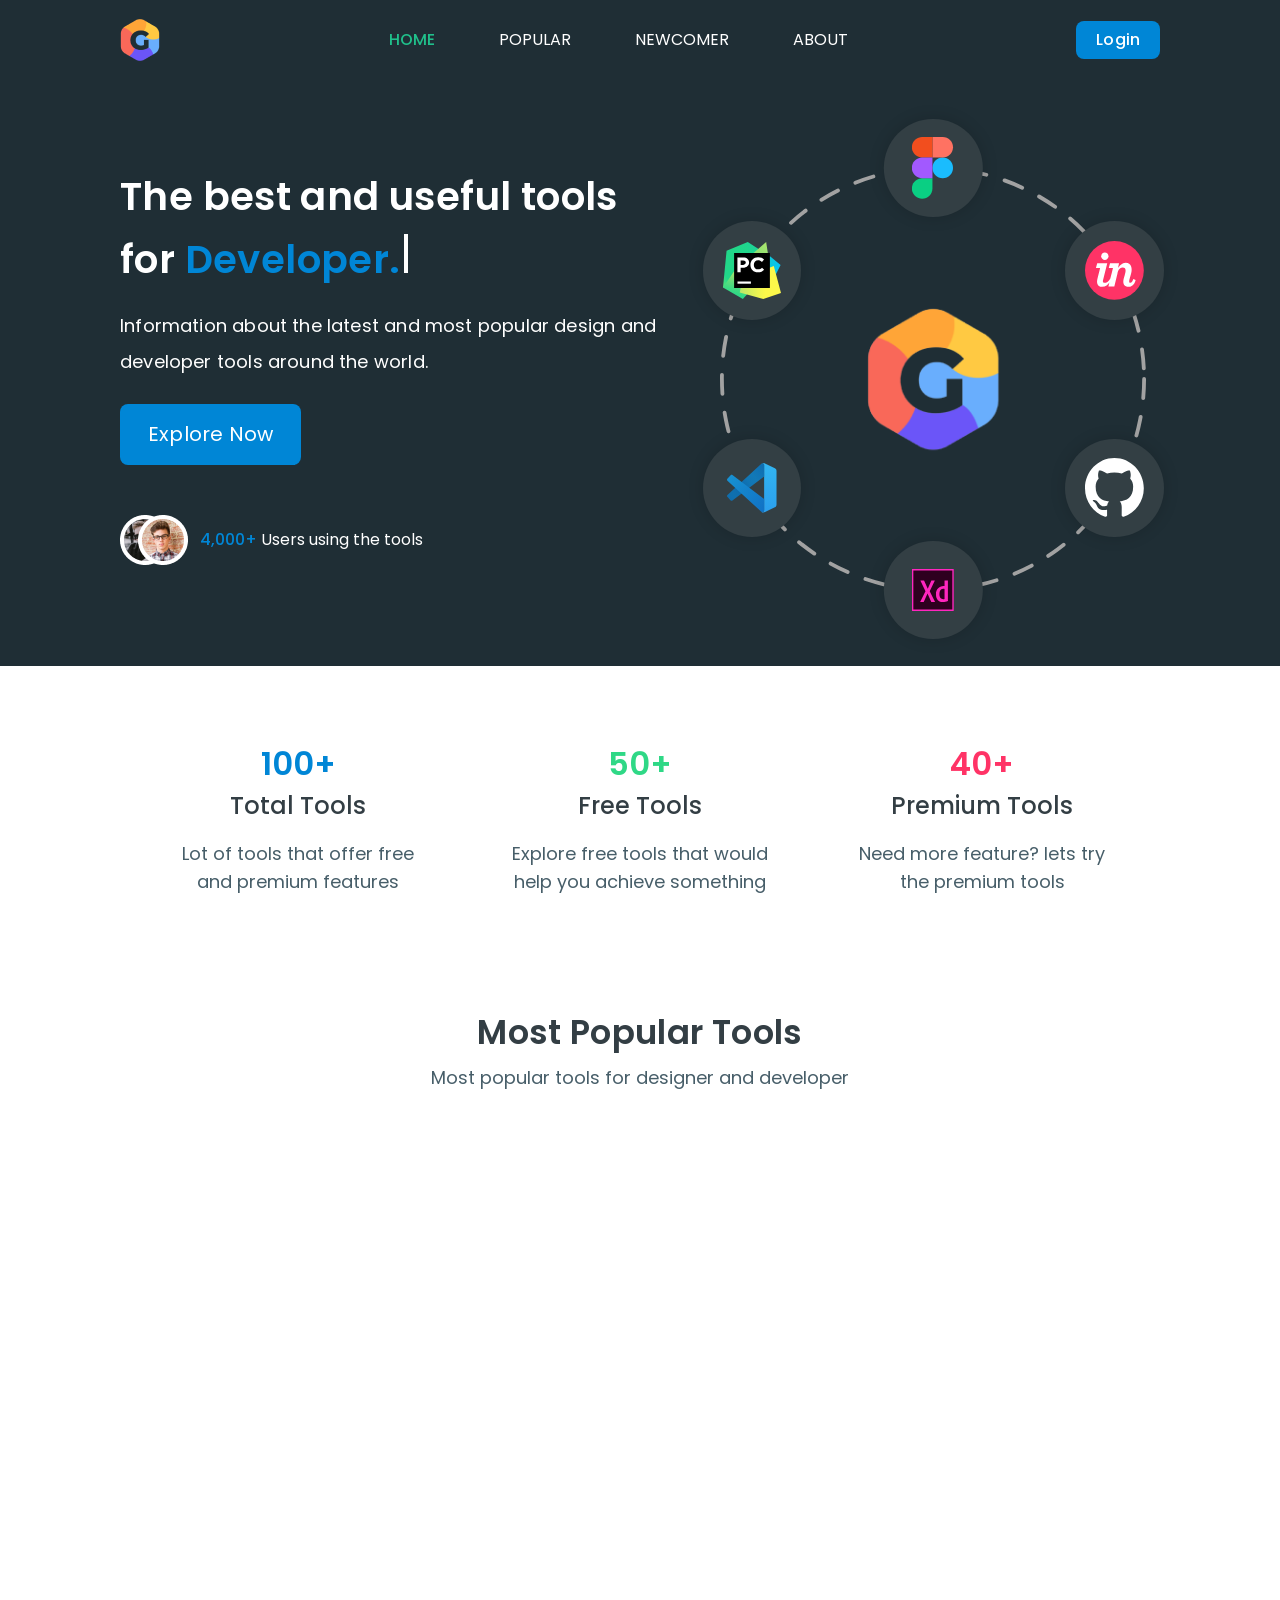
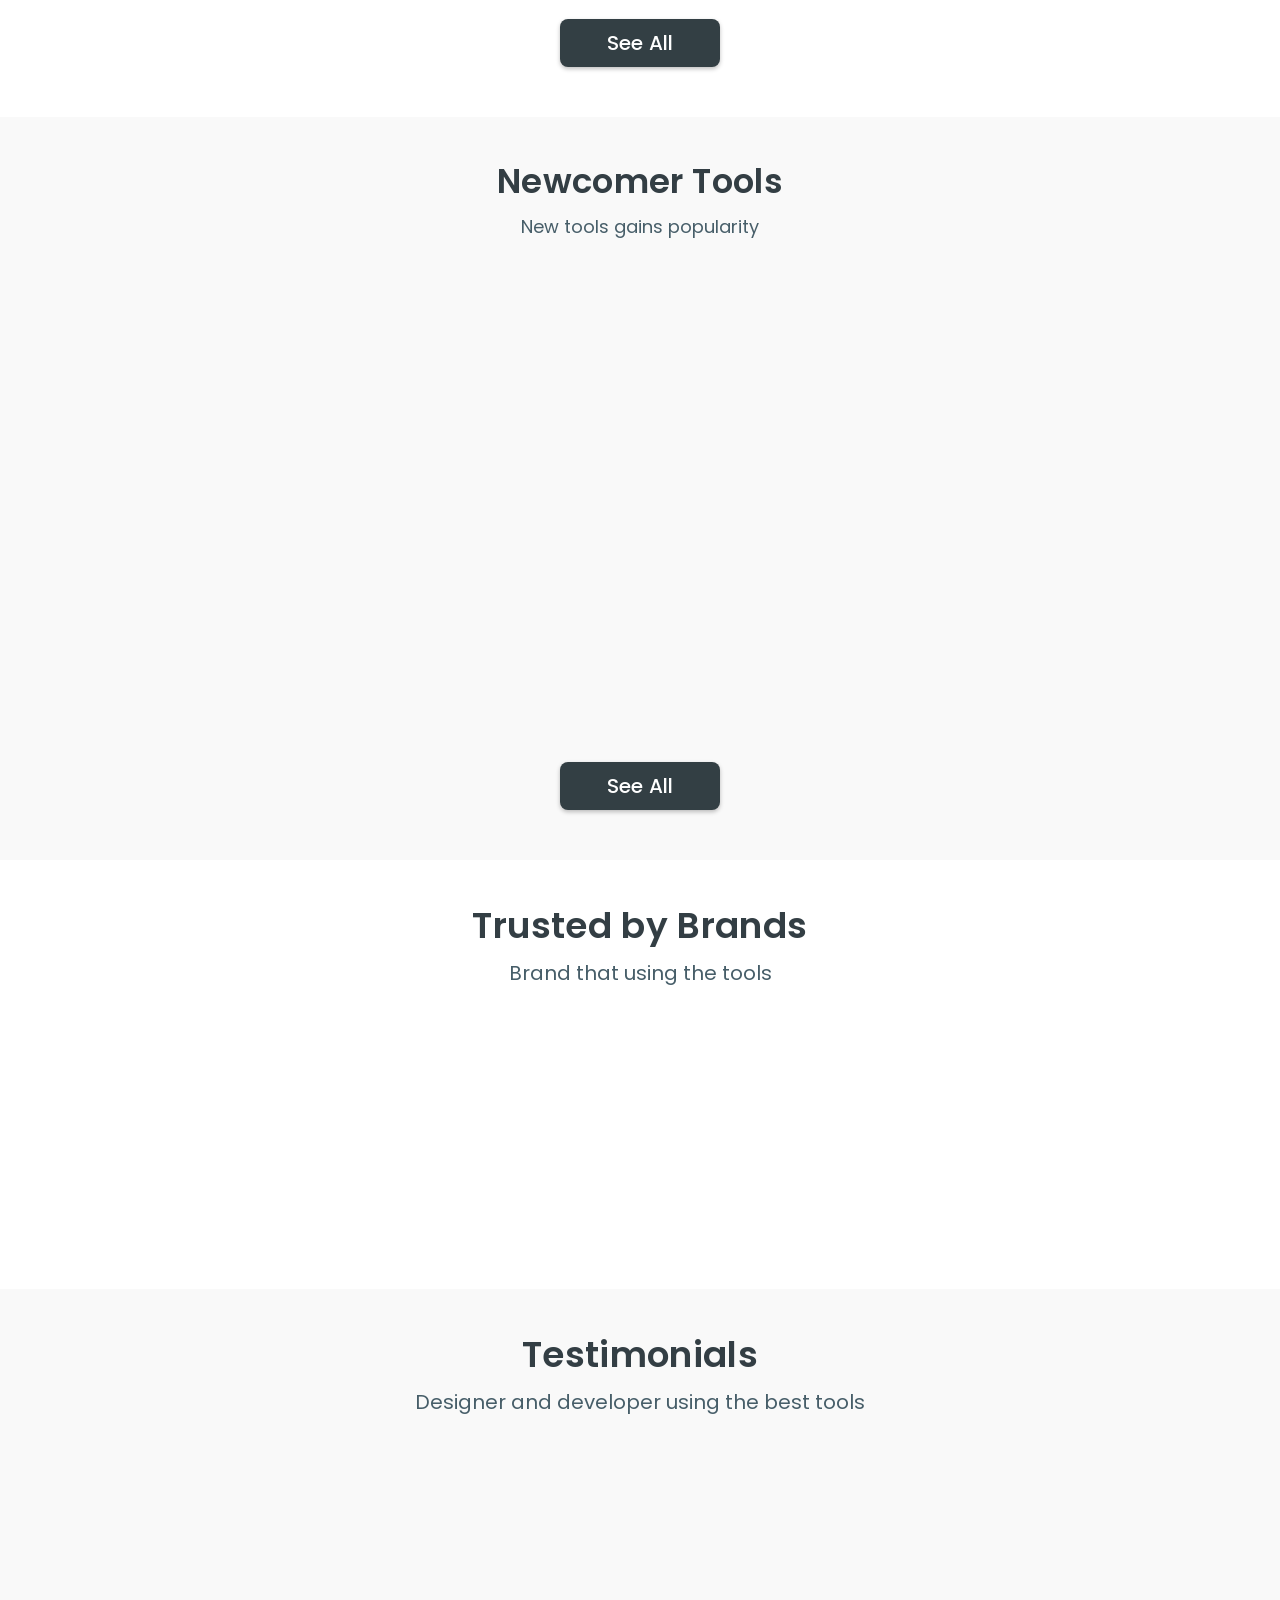
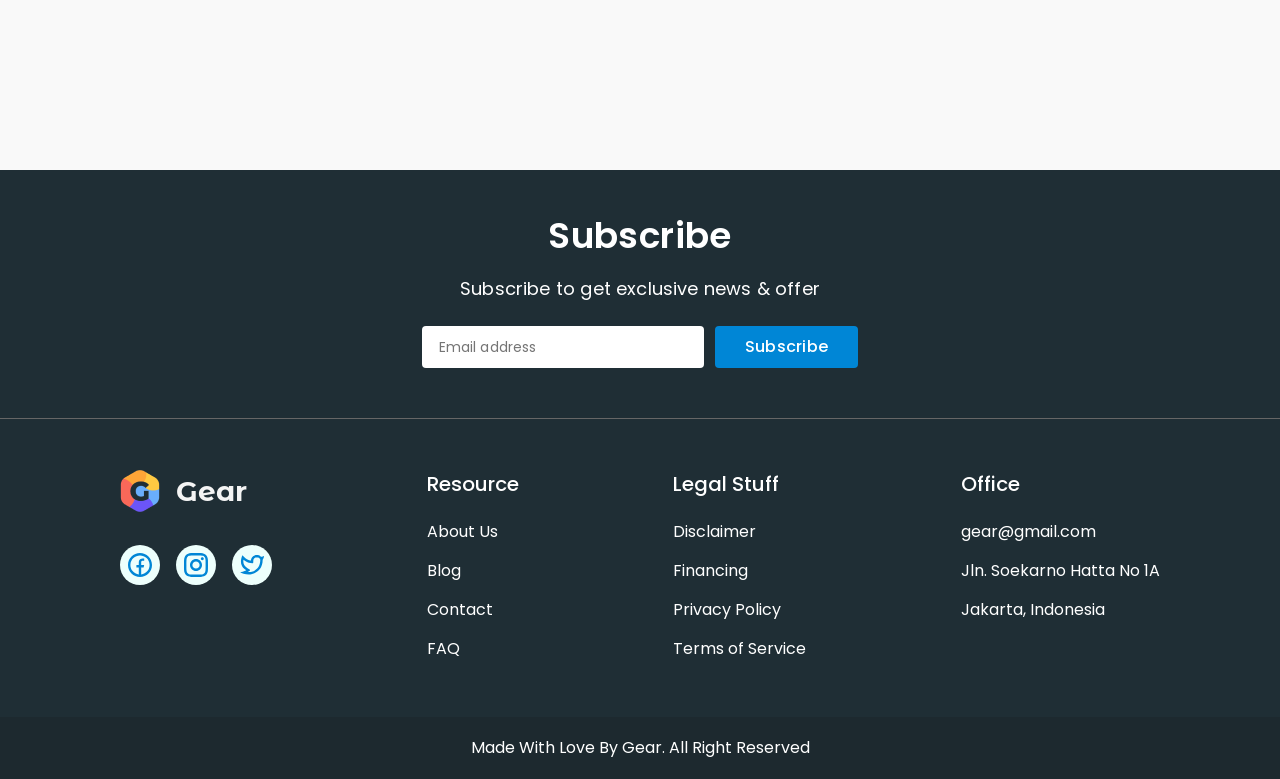
<file: index.html>
<!DOCTYPE html>
<html lang="en">
  <head>
    <meta charset="UTF-8" />
    <meta name="viewport" content="width=device-width, initial-scale=1.0" />

    <!-- Short description -->
    <meta
      name="description"
      content="Catalog of popular and new tools for designers and developers: reviews, links, selections." />

    <!-- Page address -->
    <link
      rel="canonical"
      href="https://aleksandr-reznichenko.github.io/gear-tools/index.html" />

    <!-- Modern-normalize -->
    <link
      rel="stylesheet"
      href="https://cdnjs.cloudflare.com/ajax/libs/modern-normalize/3.0.1/modern-normalize.min.css"
      integrity="sha512-q6WgHqiHlKyOqslT/lgBgodhd03Wp4BEqKeW6nNtlOY4quzyG3VoQKFrieaCeSnuVseNKRGpGeDU3qPmabCANg=="
      crossorigin="anonymous"
      referrerpolicy="no-referrer" />

    <!-- Fonts -->
    <link rel="preconnect" href="https://fonts.googleapis.com" />
    <link rel="preconnect" href="https://fonts.gstatic.com" crossorigin />
    <link
      href="https://fonts.googleapis.com/css2?family=Montserrat+Alternates:wght@700&family=Poppins:wght@400;500;600&family=Roboto:wght@400&display=swap"
      rel="stylesheet" />

    <!-- Favicon -->
    <link
      rel="icon"
      type="image/png"
      sizes="32x32"
      href="./images/favicon/favicon-32.png" />
    <link
      rel="icon"
      type="image/png"
      sizes="16x16"
      href="./images/favicon/favicon-16.png" />

    <title>BWA - Gear (Community)</title>

    <!-- Custom Style -->
    <link rel="stylesheet" href="./css/main.css" />

    <!-- AOS animate -->
    <link
      href="https://unpkg.com/aos@2.3.1/dist/aos.css"
      rel="stylesheet"
      media="(min-width: 1200px)" />
  </head>

  <body>
    <!-- HEADER -->
    <header class="header">
      <div class="container header__container">
        <!-- logotype -->
        <a class="header__logo link" href="./">
          <img
            src="./images/logo.png"
            srcset="./images/logo@2x.png 2x"
            alt="Gear Tools logo"
            width="40" />
        </a>

        <!-- navigation -->
        <nav class="header__nav" aria-label="Main navigation">
          <ul class="header__list list">
            <li class="header__item">
              <a class="header__link link" href="./index.html">Home</a>
            </li>
            <li class="header__item">
              <a class="header__link link" href="./popular-tools.html">
                Popular
              </a>
            </li>
            <li class="header__item">
              <a class="header__link link" href="./newcomer-tools.html">
                Newcomer
              </a>
            </li>
            <li class="header__item">
              <a class="header__link link" href="./about.html">About</a>
            </li>
          </ul>
        </nav>

        <!-- login -->
        <a class="login-link header__login link" href="#">Login</a>

        <!-- burger menu -->
        <button
          class="header__burger js-open-menu"
          type="button"
          aria-label="Open main navigation"
          aria-controls="mobile-menu"
          aria-expanded="false">
          <svg
            class="header__burger-icon"
            width="25"
            height="21"
            aria-hidden="true">
            <use href="./images/sprite.svg#icon-burger"></use>
          </svg>
        </button>
      </div>
    </header>

    <!-- MAIN CONTENT -->
    <main>
      <!-- Hero section -->
      <section class="hero">
        <div
          class="container hero__container"
          data-aos="fade-zoom-in"
          data-aos-duration="2000">
          <!-- brands -->
          <div class="hero__brands">
            <!-- circle of brands -->
            <div class="hero__circle-brands">
              <!-- decorative circle -->
              <img
                class="hero__circle-icon"
                src="./images/hero/circle.svg"
                width="315"
                alt=""
                aria-hidden="true" />

              <!-- Gear icon -->
              <img
                class="hero__gear"
                src="./images/hero/gear.png"
                srcset="./images/hero/gear@2x.png 2x"
                width="100"
                alt="Gear decorative icon" />

              <!-- Figma icon -->
              <div class="gray-circle hero__figma">
                <img
                  class="hero__figma-icon"
                  src="./images/hero/figma.svg"
                  alt="Figma icon" />
              </div>

              <!-- InVision icon -->
              <div class="gray-circle hero__invision">
                <img
                  class="hero__invision-icon"
                  src="./images/hero/invision.svg"
                  alt="InVision icon" />
              </div>

              <!-- Github icon -->
              <div class="gray-circle hero__github">
                <img
                  class="hero__github-icon"
                  src="./images/hero/github.svg"
                  alt="Github icon" />
              </div>

              <!-- Adobe XD icon -->
              <div class="gray-circle hero__adobe">
                <img
                  class="hero__adobe-icon"
                  src="./images/hero/adobe-xd.svg"
                  alt="Adobe XD icon" />
              </div>

              <!-- VS Code icon -->
              <div class="gray-circle hero__vscode">
                <img
                  class="hero__vscode-icon"
                  src="./images/hero/vs-code.svg"
                  alt="VS Code icon" />
              </div>

              <!-- PyCharm icon -->
              <div class="gray-circle hero__pycharm">
                <img
                  class="hero__pycharm-icon"
                  src="./images/hero/pycharm.svg"
                  alt="PyCharm icon" />
              </div>
            </div>
          </div>

          <!-- content -->
          <div class="hero__content">
            <h1 class="hero__title">
              The best and useful tools for
              <span class="hero__typed" aria-live="polite"></span>
              <span class="hero__cursor" aria-hidden="true"></span>
            </h1>

            <p class="hero__description">
              Information about the latest and most popular design and developer
              tools around the world.
            </p>

            <a class="hero-link hero__link link" href="#popular">Explore now</a>

            <div class="hero__stats">
              <!-- list avatars -->
              <ul class="hero__list-avatars list">
                <li class="hero__avatar">
                  <img
                    src="./images/hero/user1.png"
                    srcset="./images/hero/user1@2x.png 2x"
                    width="50"
                    alt="User avatar - Oliver" />
                </li>
                <li class="hero__avatar">
                  <img
                    src="./images/hero/user2.png"
                    srcset="./images/hero/user2@2x.png 2x"
                    width="50"
                    alt="User avatar - Jacob" />
                </li>
              </ul>

              <p class="hero__usage">
                <span class="hero__usage-number">4,000+</span> Users using the
                tools
              </p>
            </div>
          </div>
        </div>
      </section>

      <!-- Tools stats section -->
      <section class="section tools-stats">
        <div class="container tools-stats__container">
          <h2 class="title visually-hidden">Tools & Features Overview</h2>

          <ul class="tools-stats__list list">
            <li
              class="tools-stats__item"
              data-aos="fade-up"
              data-aos-duration="1000"
              data-aos-delay="100">
              <span class="tools-stats__number">100+</span>
              <h3 class="subtitle tools-stats__subtitle">Total Tools</h3>
              <p class="tools-stats__description">
                Lot of tools that offer free and premium features
              </p>
            </li>
            <li
              class="tools-stats__item"
              data-aos="fade-up"
              data-aos-duration="1000"
              data-aos-delay="300">
              <span class="tools-stats__number">50+</span>
              <h3 class="subtitle tools-stats__subtitle">Free Tools</h3>
              <p class="tools-stats__description">
                Explore free tools that would help you achieve something
              </p>
            </li>
            <li
              class="tools-stats__item"
              data-aos="fade-up"
              data-aos-duration="1000"
              data-aos-delay="500">
              <span class="tools-stats__number">40+</span>
              <h3 class="subtitle tools-stats__subtitle">Premium Tools</h3>
              <p class="tools-stats__description">
                Need more feature? lets try the premium tools
              </p>
            </li>
          </ul>
        </div>
      </section>

      <!-- Popular Tools section -->
      <section class="section popular" id="popular">
        <div class="container popular__container">
          <h2 class="title popular__title">Most Popular Tools</h2>

          <p class="popular__description">
            Most popular tools for designer and developer
          </p>

          <!-- list of popular tools cards  -->
          <ul class="popular__cards list">
            <!-- Figma -->
            <li
              class="popular__card"
              data-aos="zoom-in-right"
              data-aos-duration="2000">
              <a
                class="popular__card-link link"
                href="https://www.figma.com/"
                target="_blank"
                rel="noopener noreferrer">
                <!-- brand icon -->
                <div class="popular__card-icon">
                  <img
                    class="popular__icon"
                    src="./images/popular-tools/figma.svg"
                    width="67"
                    alt="Figma icon"
                    loading="lazy" />
                </div>

                <!-- card info -->
                <div class="popular__info">
                  <div class="popular__info-wrapper">
                    <div class="popular__head">
                      <h3 class="subtitle">Figma</h3>
                      <span class="plan plan--free">Free</span>
                    </div>

                    <p class="popular__text">
                      Figma helps the teams to create, test, and ship better
                      designs from start to finish.
                    </p>
                  </div>

                  <!-- list tags -->
                  <ul class="popular__tags list">
                    <li class="tag">Design</li>
                    <li class="tag">Development</li>
                  </ul>
                </div>
              </a>
            </li>

            <!-- Adobe XD -->
            <li
              class="popular__card"
              data-aos="zoom-in-up"
              data-aos-duration="2000">
              <a
                class="popular__card-link link"
                href="https://www.adobe.com/products/xd.html"
                target="_blank"
                rel="noopener noreferrer">
                <!-- brand icon -->
                <div class="popular__card-icon">
                  <img
                    class="popular__icon"
                    src="./images/popular-tools/adobe-xd.svg"
                    width="100"
                    alt="Adobe XD icon"
                    loading="lazy" />
                </div>

                <!-- card info -->
                <div class="popular__info">
                  <div class="popular__info-wrapper">
                    <div class="popular__head">
                      <h3 class="subtitle">Adobe XD</h3>
                      <span class="plan plan--free">Free</span>
                    </div>

                    <p class="popular__text">
                      Adobe XD is your UI/UX design solution platform for
                      website and mobile app creation.
                    </p>
                  </div>

                  <!-- list tags -->
                  <ul class="popular__tags list">
                    <li class="tag">Design</li>
                    <li class="tag">Development</li>
                  </ul>
                </div>
              </a>
            </li>

            <!-- InVision -->
            <li
              class="popular__card"
              data-aos="zoom-in-left"
              data-aos-duration="2000">
              <a
                class="popular__card-link link"
                href="https://www.invisionapp.com/"
                target="_blank"
                rel="noopener noreferrer">
                <!-- brand icon -->
                <div class="popular__card-icon">
                  <img
                    class="popular__icon"
                    src="./images/popular-tools/invision.svg"
                    width="100"
                    alt="InVision icon"
                    loading="lazy" />
                </div>

                <!-- card info -->
                <div class="popular__info">
                  <div class="popular__info-wrapper">
                    <div class="popular__head">
                      <h3 class="subtitle">InVision</h3>
                      <span class="plan plan--premium">Premium</span>
                    </div>

                    <p class="popular__text">
                      InVision is the digital product design platform used to
                      make the world's best customer experiences.
                    </p>
                  </div>

                  <!-- list tags -->
                  <ul class="popular__tags list">
                    <li class="tag">Design</li>
                    <li class="tag">Development</li>
                  </ul>
                </div>
              </a>
            </li>

            <!-- Github -->
            <li class="popular__card popular__card--extra">
              <a
                class="popular__card-link link"
                href="https://github.com/"
                target="_blank"
                rel="noopener noreferrer">
                <!-- brand icon -->
                <div class="popular__card-icon">
                  <img
                    class="popular__icon"
                    src="./images/popular-tools/github.png"
                    srcset="./images/popular-tools/github@2x.png 2x"
                    width="100"
                    alt="Github icon"
                    loading="lazy" />
                </div>

                <!-- card info -->
                <div class="popular__info">
                  <div class="popular__info-wrapper">
                    <div class="popular__head">
                      <h3 class="subtitle">Github</h3>
                      <span class="plan plan--free">Free</span>
                    </div>

                    <p class="popular__text">
                      What is GitHub? GitHub is a code hosting platform for
                      version control and collaboration.
                    </p>
                  </div>

                  <!-- list tags -->
                  <ul class="popular__tags list">
                    <li class="tag">Design</li>
                    <li class="tag">Development</li>
                  </ul>
                </div>
              </a>
            </li>
          </ul>

          <!-- link to the page -->
          <div class="popular__page-wrapper">
            <a
              class="page-link popular__page-link link"
              href="./popular-tools.html">
              See All
            </a>
          </div>
        </div>
      </section>

      <!-- Newcomer Tools section -->
      <section class="section newcomer">
        <div class="container newcomer__container">
          <h2 class="title newcomer__title">Newcomer Tools</h2>

          <p class="newcomer__description">New tools gains popularity</p>

          <!-- list of newcomer tools cards  -->
          <ul class="newcomer__cards list">
            <!-- Framer -->
            <li
              class="newcomer__card"
              data-aos="zoom-out-right"
              data-aos-duration="2000">
              <a
                class="newcomer__card-link link"
                href="https://www.framer.com/"
                target="_blank"
                rel="noopener noreferrer">
                <!-- brand icon -->
                <div class="newcomer__card-icon">
                  <img
                    class="newcomer__icon"
                    src="./images/newcomer-tools/framer.png"
                    srcset="./images/newcomer-tools/framer@2x.png 2x"
                    width="66"
                    alt="Framer icon"
                    loading="lazy" />
                </div>

                <!-- card info -->
                <div class="newcomer__info">
                  <div class="newcomer__info-wrapper">
                    <div class="newcomer__head">
                      <h3 class="subtitle">Framer</h3>
                      <span class="plan plan--free">Free</span>
                    </div>

                    <p class="newcomer__text">
                      It's prototyping made simple—no code required,
                      browser-based.
                    </p>
                  </div>

                  <!-- list tags -->
                  <ul class="newcomer__tags list">
                    <li class="tag">Design</li>
                    <li class="tag">Development</li>
                  </ul>
                </div>
              </a>
            </li>

            <!-- Whimsical -->
            <li
              class="newcomer__card"
              data-aos="zoom-out-left"
              data-aos-duration="2000">
              <a
                class="newcomer__card-link link"
                href="https://whimsical.com/"
                target="_blank"
                rel="noopener noreferrer">
                <!-- brand icon -->
                <div class="newcomer__card-icon">
                  <img
                    class="newcomer__icon"
                    src="./images/newcomer-tools/whimsical.png"
                    srcset="./images/newcomer-tools/whimsical@2x.png 2x"
                    width="100"
                    alt="Whimsical icon"
                    loading="lazy" />
                </div>

                <!-- card info -->
                <div class="newcomer__info">
                  <div class="newcomer__info-wrapper">
                    <div class="newcomer__head">
                      <h3 class="subtitle">Whimsical</h3>
                      <span class="plan plan--free">Free</span>
                    </div>

                    <p class="newcomer__text">
                      Communicate visually at the speed of thought collaborative
                      flowcharts.
                    </p>
                  </div>

                  <!-- list tags -->
                  <ul class="newcomer__tags list">
                    <li class="tag">Design</li>
                    <li class="tag">Development</li>
                  </ul>
                </div>
              </a>
            </li>

            <!-- MindMaster -->
            <li
              class="newcomer__card"
              data-aos="zoom-out-right"
              data-aos-duration="2000">
              <a
                class="newcomer__card-link link"
                href="https://www.edrawmind.com/"
                target="_blank"
                rel="noopener noreferrer">
                <!-- brand icon -->
                <div class="newcomer__card-icon">
                  <img
                    class="newcomer__icon"
                    src="./images/newcomer-tools/mindmaster.png"
                    srcset="./images/newcomer-tools/mindmaster@2x.png 2x"
                    width="100"
                    alt="MindMaster icon"
                    loading="lazy" />
                </div>

                <!-- card info -->
                <div class="newcomer__info">
                  <div class="newcomer__info-wrapper">
                    <div class="newcomer__head">
                      <h3 class="subtitle">MindMaster</h3>
                      <span class="plan plan--trial">FREE 30 DAY</span>
                    </div>

                    <p class="newcomer__text">
                      Full-featured collaborative mind mapping and brainstorming
                      tool.
                    </p>
                  </div>

                  <!-- list tags -->
                  <ul class="newcomer__tags list">
                    <li class="tag">Design</li>
                    <li class="tag">Development</li>
                  </ul>
                </div>
              </a>
            </li>

            <!-- Zapier -->
            <li
              class="newcomer__card"
              data-aos="zoom-out-left"
              data-aos-duration="2000">
              <a
                class="newcomer__card-link link"
                href="https://zapier.com/"
                target="_blank"
                rel="noopener noreferrer">
                <!-- brand icon -->
                <div class="newcomer__card-icon">
                  <img
                    class="newcomer__icon"
                    src="./images/newcomer-tools/zapier.png"
                    srcset="./images/newcomer-tools/zapier@2x.png 2x"
                    width="104"
                    alt="Zapier icon"
                    loading="lazy" />
                </div>

                <!-- card info -->
                <div class="newcomer__info">
                  <div class="newcomer__info-wrapper">
                    <div class="newcomer__head">
                      <h3 class="subtitle">Zapier</h3>
                      <span class="plan plan--premium">PREMIUM</span>
                    </div>

                    <p class="newcomer__text">
                      Zapier moves info between your web apps automatically.
                    </p>
                  </div>

                  <!-- list tags -->
                  <ul class="newcomer__tags list">
                    <li class="tag">Design</li>
                    <li class="tag">Development</li>
                  </ul>
                </div>
              </a>
            </li>
          </ul>

          <!-- link to the page -->
          <div class="newcomer__page-wrapper">
            <a
              class="page-link newcomer__page-link link"
              href="./newcomer-tools.html">
              See All
            </a>
          </div>
        </div>
      </section>

      <!-- Trusted by Brands section -->
      <section class="section trusted">
        <div class="container trusted__container">
          <h2 class="title trusted__title">Trusted by Brands</h2>

          <p class="trusted__description">Brand that using the tools</p>

          <!-- list of trusted brands -->
          <ul class="trusted__list list">
            <!-- google -->
            <li
              class="trusted__item"
              data-aos="zoom-in"
              data-aos-duration="1000"
              data-aos-delay="100">
              <img
                class="trusted__icon"
                src="./images/trusted-brands/google.svg"
                width="110"
                alt="Google icon"
                loading="lazy" />

              <p class="trusted__text">
                Search the world's information, including webpages, images,
                videos and more. Google has many special features to help you
                find exactly what you're looking
              </p>
            </li>

            <!-- netflix -->
            <li
              class="trusted__item"
              data-aos="zoom-in"
              data-aos-duration="1000"
              data-aos-delay="300">
              <img
                class="trusted__icon"
                src="./images/trusted-brands/netflix.svg"
                width="116"
                alt="Netflix icon"
                loading="lazy" />

              <p class="trusted__text">
                Streaming service that offers a wide variety of award-winning TV
                shows, movies, anime, documentaries, and more on thousands of
                internet-connected devices
              </p>
            </li>

            <!-- airbnb -->
            <li
              class="trusted__item trusted__item--extra"
              data-aos="zoom-in"
              data-aos-duration="1000"
              data-aos-delay="500">
              <img
                class="trusted__icon"
                src="./images/trusted-brands/airbnb.svg"
                width="121"
                alt="Airbnb icon"
                loading="lazy" />

              <p class="trusted__text">
                American vacation rental online marketplace company based in San
                Francisco, California. Airbnb maintains and hosts a marketplace
              </p>
            </li>
          </ul>
        </div>
      </section>

      <!-- Testimonials section -->
      <section class="section testimonials">
        <div class="container testimonials__container">
          <h2 class="title testimonials__title">Testimonials</h2>

          <p class="testimonials__description">
            Designer and developer using the best tools
          </p>

          <!-- list of testimonials cards -->
          <ul class="testimonials__list list">
            <li
              class="testimonials__item"
              data-aos="zoom-in-right"
              data-aos-duration="2000">
              <!-- rating -->
              <ul class="testimonials__rating-list list">
                <li class="testimonials__rating-item">
                  <svg
                    class="testimonials__rating-icon"
                    width="19"
                    height="19"
                    aria-label="Rating icon">
                    <use href="./images/sprite.svg#icon-star-chosen"></use>
                  </svg>
                </li>

                <li class="testimonials__rating-item">
                  <svg
                    class="testimonials__rating-icon"
                    width="19"
                    height="19"
                    aria-label="Rating icon">
                    <use href="./images/sprite.svg#icon-star-chosen"></use>
                  </svg>
                </li>

                <li class="testimonials__rating-item">
                  <svg
                    class="testimonials__rating-icon"
                    width="19"
                    height="19"
                    aria-label="Rating icon">
                    <use href="./images/sprite.svg#icon-star-chosen"></use>
                  </svg>
                </li>

                <li class="testimonials__rating-item">
                  <svg
                    class="testimonials__rating-icon"
                    width="19"
                    height="19"
                    aria-label="Rating icon">
                    <use href="./images/sprite.svg#icon-star-chosen"></use>
                  </svg>
                </li>

                <li class="testimonials__rating-item">
                  <svg
                    class="testimonials__rating-icon"
                    width="19"
                    height="19"
                    aria-label="Rating icon">
                    <use href="./images/sprite.svg#icon-star"></use>
                  </svg>
                </li>
              </ul>

              <!-- message -->
              <p class="testimonials__text">
                Gear Menyediakan informasi tools yang powerful untuk Designer,
                Developer, dan juga Business Owner agar bisa lebih produktif
              </p>

              <!-- user -->
              <div class="testimonials__user">
                <img
                  class="testimonials__user-avatar"
                  src="./images/testimonials/david-miller.jpg"
                  srcset="./images/testimonials/david-miller@2x.jpg 2x"
                  width="64"
                  alt="David Miller avatar"
                  loading="lazy" />

                <div class="testimonials__user-info">
                  <p class="testimonials__user-name">David Miller</p>
                  <p class="testimonials__user-role">Designer</p>
                </div>
              </div>
            </li>

            <li
              class="testimonials__item"
              data-aos="zoom-in-up"
              data-aos-duration="2000">
              <!-- rating -->
              <ul class="testimonials__rating-list list">
                <li class="testimonials__rating-item">
                  <svg
                    class="testimonials__rating-icon"
                    width="19"
                    height="19"
                    aria-label="Rating icon">
                    <use href="./images/sprite.svg#icon-star-chosen"></use>
                  </svg>
                </li>

                <li class="testimonials__rating-item">
                  <svg
                    class="testimonials__rating-icon"
                    width="19"
                    height="19"
                    aria-label="Rating icon">
                    <use href="./images/sprite.svg#icon-star-chosen"></use>
                  </svg>
                </li>

                <li class="testimonials__rating-item">
                  <svg
                    class="testimonials__rating-icon"
                    width="19"
                    height="19"
                    aria-label="Rating icon">
                    <use href="./images/sprite.svg#icon-star-chosen"></use>
                  </svg>
                </li>

                <li class="testimonials__rating-item">
                  <svg
                    class="testimonials__rating-icon"
                    width="19"
                    height="19"
                    aria-label="Rating icon">
                    <use href="./images/sprite.svg#icon-star-chosen"></use>
                  </svg>
                </li>

                <li class="testimonials__rating-item">
                  <svg
                    class="testimonials__rating-icon"
                    width="19"
                    height="19"
                    aria-label="Rating icon">
                    <use href="./images/sprite.svg#icon-star"></use>
                  </svg>
                </li>
              </ul>

              <!-- message -->
              <p class="testimonials__text">
                Gear Menyediakan informasi tools yang powerful untuk Designer,
                Developer, dan juga Business Owner agar bisa lebih produktif
              </p>

              <!-- user -->
              <div class="testimonials__user">
                <img
                  class="testimonials__user-avatar"
                  src="./images/testimonials/richard-wilson.jpg"
                  srcset="./images/testimonials/richard-wilson@2x.jpg 2x"
                  width="64"
                  alt="Richard Wilson avatar"
                  loading="lazy" />

                <div class="testimonials__user-info">
                  <p class="testimonials__user-name">Richard Wilson</p>
                  <p class="testimonials__user-role">Developer</p>
                </div>
              </div>
            </li>

            <li
              class="testimonials__item testimonials__item--extra"
              data-aos="zoom-in-left"
              data-aos-duration="2000">
              <!-- rating -->
              <ul class="testimonials__rating-list list">
                <li class="testimonials__rating-item">
                  <svg
                    class="testimonials__rating-icon"
                    width="19"
                    height="19"
                    aria-label="Rating icon">
                    <use href="./images/sprite.svg#icon-star-chosen"></use>
                  </svg>
                </li>

                <li class="testimonials__rating-item">
                  <svg
                    class="testimonials__rating-icon"
                    width="19"
                    height="19"
                    aria-label="Rating icon">
                    <use href="./images/sprite.svg#icon-star-chosen"></use>
                  </svg>
                </li>

                <li class="testimonials__rating-item">
                  <svg
                    class="testimonials__rating-icon"
                    width="19"
                    height="19"
                    aria-label="Rating icon">
                    <use href="./images/sprite.svg#icon-star-chosen"></use>
                  </svg>
                </li>

                <li class="testimonials__rating-item">
                  <svg
                    class="testimonials__rating-icon"
                    width="19"
                    height="19"
                    aria-label="Rating icon">
                    <use href="./images/sprite.svg#icon-star-chosen"></use>
                  </svg>
                </li>

                <li class="testimonials__rating-item">
                  <svg
                    class="testimonials__rating-icon"
                    width="19"
                    height="19"
                    aria-label="Rating icon">
                    <use href="./images/sprite.svg#icon-star"></use>
                  </svg>
                </li>
              </ul>

              <!-- message -->
              <p class="testimonials__text">
                Gear Menyediakan informasi tools yang powerful untuk Designer,
                Developer, dan juga Business Owner agar bisa lebih produktif
              </p>

              <!-- user -->
              <div class="testimonials__user">
                <img
                  class="testimonials__user-avatar"
                  src="./images/testimonials/james-anderson.jpg"
                  srcset="./images/testimonials/james-anderson@2x.jpg 2x"
                  width="64"
                  alt="James Anderson avatar"
                  loading="lazy" />

                <div class="testimonials__user-info">
                  <p class="testimonials__user-name">James Anderson</p>
                  <p class="testimonials__user-role">UI/UX Designer</p>
                </div>
              </div>
            </li>
          </ul>
        </div>
      </section>
    </main>

    <!-- FOOTER -->
    <footer class="footer">
      <!-- Top footer -->
      <div class="container footer__top">
        <h2 class="title footer__title">Subscribe</h2>

        <p class="footer__description">
          Subscribe to get exclusive news & offer
        </p>

        <!-- subscribe -->
        <form class="footer__form">
          <label class="footer__label">
            <input
              class="footer__input"
              type="email"
              name="email"
              placeholder="Email address"
              autocomplete="off"
              maxlength="30"
              required />
          </label>

          <button class="footer__form-btn" type="submit">Subscribe</button>
        </form>
      </div>

      <div class="footer__divider" aria-hidden="true"></div>

      <!-- Middle footer -->
      <div class="container footer__middle">
        <!-- logo / social -->
        <div class="footer__brand">
          <!-- logotype -->
          <a class="footer__logo link" href="./">
            <img
              src="./images/logo.png"
              srcset="./images/logo@2x.png 2x"
              alt="Gear Tools logo"
              width="40"
              loading="lazy" />
            Gear
          </a>

          <!-- social list -->
          <ul class="footer__social-list list">
            <!-- facebook -->
            <li class="footer__social-item">
              <a
                class="footer__social-link link"
                href="https://www.facebook.com/"
                target="_blank"
                rel="noopener noreferrer">
                <svg
                  class="footer__social-icon"
                  width="24"
                  height="24"
                  aria-label="Facebook icon">
                  <use href="./images/sprite.svg#icon-facebook"></use>
                </svg>
              </a>
            </li>
            <!-- instagram -->
            <li class="footer__social-item">
              <a
                class="footer__social-link link"
                href="https://www.instagram.com/"
                target="_blank"
                rel="noopener noreferrer">
                <svg
                  class="footer__social-icon"
                  width="24"
                  height="24"
                  aria-label="Instagram icon">
                  <use href="./images/sprite.svg#icon-instagram"></use>
                </svg>
              </a>
            </li>
            <!-- twitter -->
            <li class="footer__social-item">
              <a
                class="footer__social-link link"
                href="https://x.com/"
                target="_blank"
                rel="noopener noreferrer">
                <svg
                  class="footer__social-icon"
                  width="24"
                  height="20"
                  aria-label="Twitter icon">
                  <use href="./images/sprite.svg#icon-twitter"></use>
                </svg>
              </a>
            </li>
          </ul>
        </div>

        <!-- resources -->
        <div class="footer__resources">
          <h3 class="subtitle footer__subtitle">Resource</h3>

          <!-- list link -->
          <ul class="footer__resources-list list">
            <li class="footer__resources-item">
              <a class="footer__resources-link link" href="#">About Us</a>
            </li>
            <li class="footer__resources-item">
              <a class="footer__resources-link link" href="#">Blog</a>
            </li>
            <li class="footer__resources-item">
              <a class="footer__resources-link link" href="#">Contact</a>
            </li>
            <li class="footer__resources-item">
              <a class="footer__resources-link link" href="#">FAQ</a>
            </li>
          </ul>
        </div>

        <!-- legal -->
        <div class="footer__legal">
          <h3 class="subtitle footer__subtitle">Legal Stuff</h3>

          <!-- list link -->
          <ul class="footer__legal-list list">
            <li class="footer__legal-item">
              <a class="footer__legal-link link" href="#">Disclaimer</a>
            </li>
            <li class="footer__legal-item">
              <a class="footer__legal-link link" href="#">Financing</a>
            </li>
            <li class="footer__legal-item">
              <a class="footer__legal-link link" href="#">Privacy Policy</a>
            </li>
            <li class="footer__legal-item">
              <a class="footer__legal-link link" href="#">Terms of Service</a>
            </li>
          </ul>
        </div>

        <!-- office -->
        <div class="footer__office">
          <h3 class="subtitle footer__subtitle">Office</h3>

          <address class="footer__address">
            <a class="footer__address-link link" href="mailto:gear@gmail.com">
              gear@gmail.com
            </a>
            <p class="footer__address-text">Jln. Soekarno Hatta No 1A</p>
            <p class="footer__address-text">Jakarta, Indonesia</p>
          </address>
        </div>
      </div>

      <!-- Bottom footer -->
      <div class="footer__bottom">
        <p class="footer__copyright">
          Made with love by Gear. All right reserved
        </p>
      </div>
    </footer>

    <!-- MOBILE MENU -->
    <div class="menu js-menu-container" id="mobile-menu">
      <div class="container menu__container">
        <!-- header menu -->
        <div class="menu__header">
          <!-- logotype -->
          <a class="menu__logo link" href="./index.html">
            <img
              src="./images/logo.png"
              srcset="./images/logo@2x.png 2x"
              alt="Gear Tools logo"
              width="40" />
          </a>

          <!-- close button -->
          <button
            class="menu__close js-close-menu"
            type="button"
            aria-label="Close main navigation">
            <svg class="menu__close-icon" width="20" height="20">
              <use href="./images/sprite.svg#icon-close"></use>
            </svg>
          </button>
        </div>

        <!-- main content -->
        <div class="menu__main">
          <!-- navigation -->
          <nav class="menu__nav" aria-label="Main navigation">
            <ul class="menu__list list">
              <li class="menu__item">
                <a class="menu__link link" href="./index.html">Home</a>
              </li>
              <li class="menu__item">
                <a class="menu__link link" href="./popular-tools.html">
                  Popular
                </a>
              </li>
              <li class="menu__item">
                <a class="menu__link link" href="./newcomer-tools.html">
                  Newcomer
                </a>
              </li>
              <li class="menu__item">
                <a class="menu__link link" href="./about.html">About</a>
              </li>
            </ul>
          </nav>
          <!-- login -->
          <a class="login-link menu__login link" href="#">Login</a>
        </div>
      </div>
    </div>

    <!-- Back to top button -->
    <button class="back-to-top" aria-label="Back to top" type="button">
      <svg class="back-to-top__icon" width="48" height="48" aria-hidden="true">
        <use href="./images/sprite.svg#icon-up-arrow-btn"></use>
      </svg>
    </button>

    <script src="./js/mobile-menu.js" defer></script>
    <script src="./js/current-page.js" defer></script>
    <script src="./js/typed-headline.js" defer></script>
    <script src="./js/scroll-page.js" defer></script>
    <script src="./js/back-to-top.js" defer></script>

    <!-- AOS animate - loaded only on desktop (>= 1200px) -->
    <script>
      if (window.matchMedia('(min-width: 1200px)').matches) {
        const aosScript = document.createElement('script');
        aosScript.src = 'https://unpkg.com/aos@2.3.1/dist/aos.js';
        aosScript.defer = true;
        aosScript.onload = () => {
          AOS.init({
            disable: () => window.innerWidth < 1200,
          });
        };
        document.head.appendChild(aosScript);
      }
    </script>
  </body>
</html>
</file>
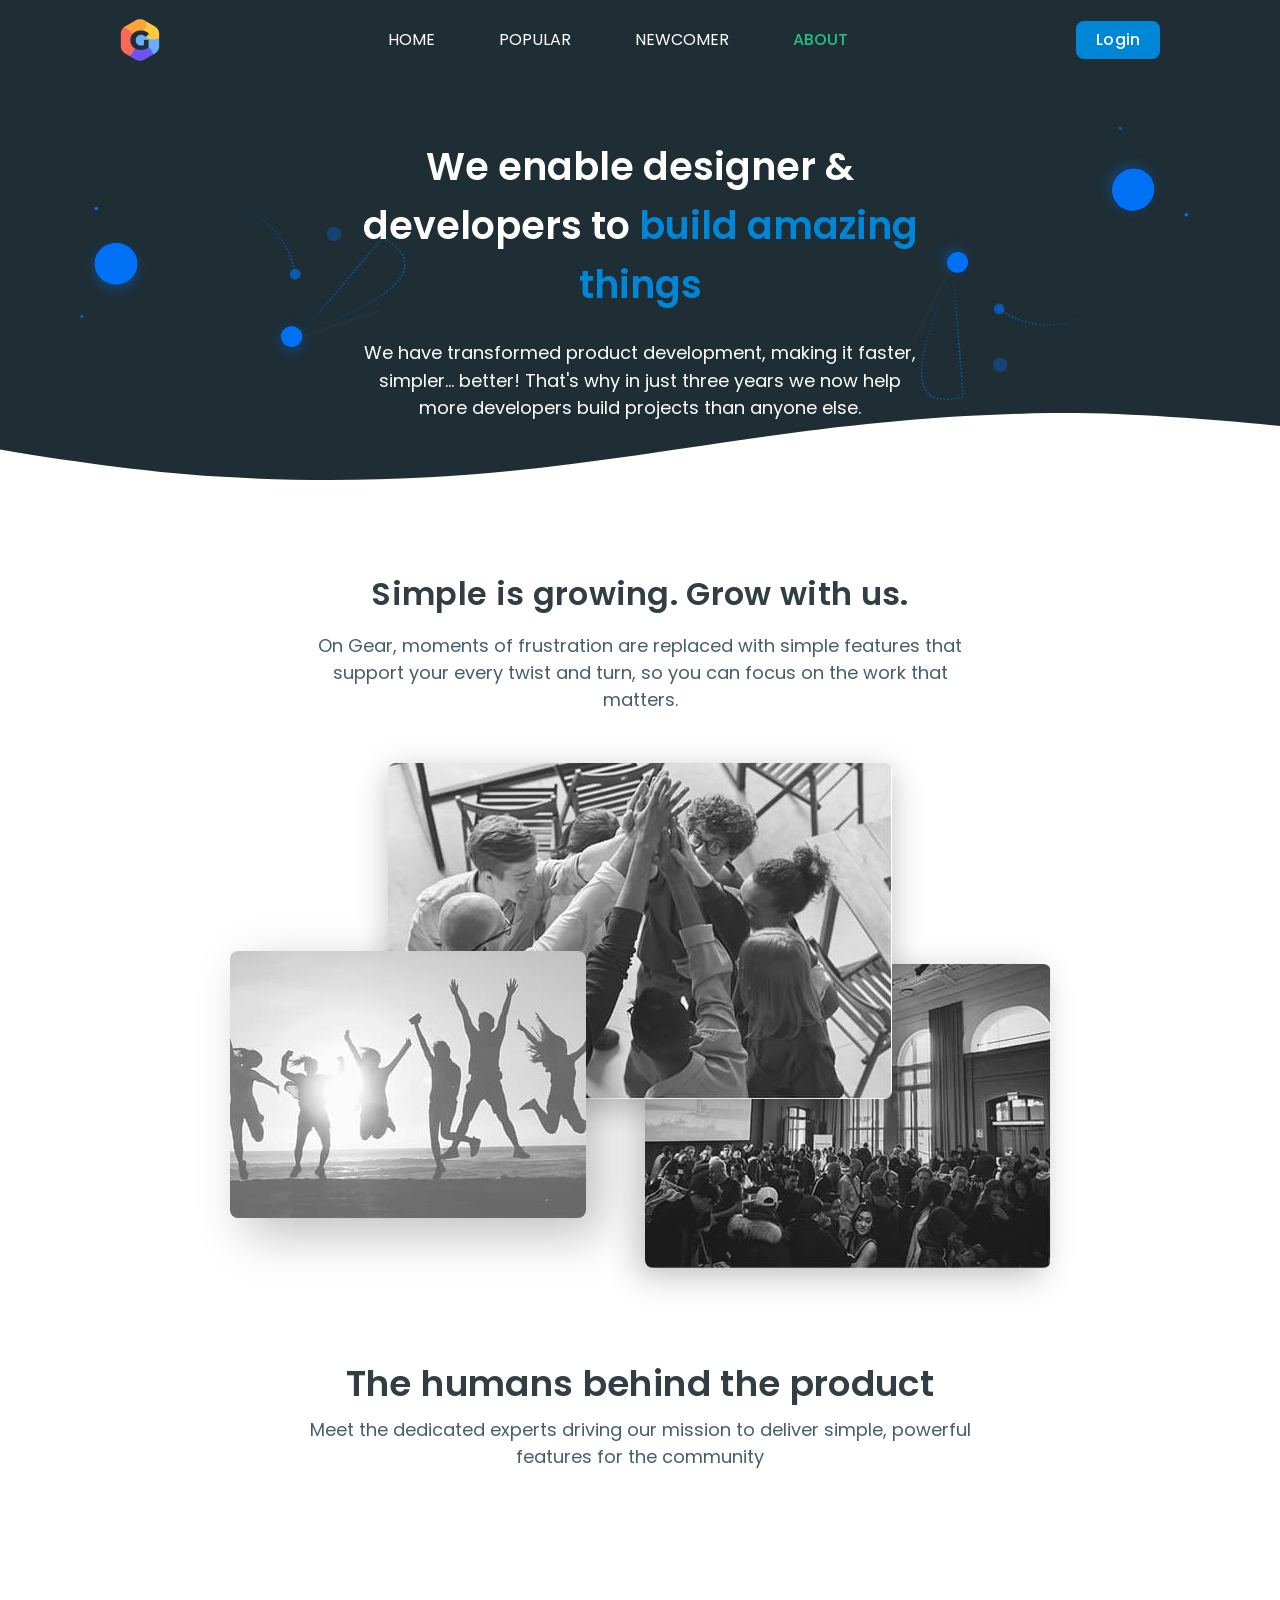
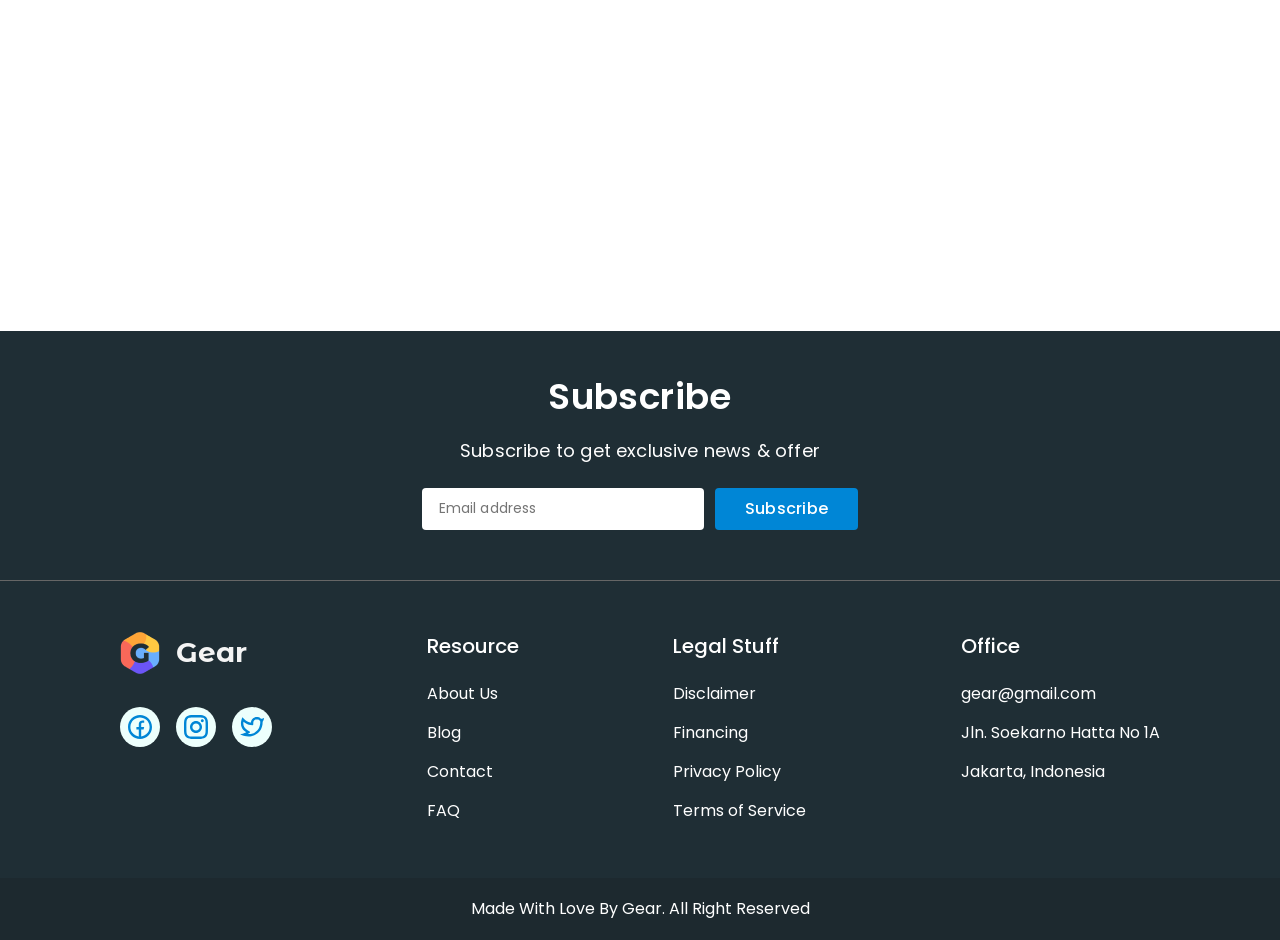
<file: about.html>
<!DOCTYPE html>
<html lang="en">
  <head>
    <meta charset="UTF-8" />
    <meta name="viewport" content="width=device-width, initial-scale=1.0" />

    <!-- Short description -->
    <meta
      name="description"
      content="About Gear: our mission, team culture, and the people behind the product." />

    <!-- Page address -->
    <link
      rel="canonical"
      href="https://aleksandr-reznichenko.github.io/gear-tools/about.html" />

    <!-- Modern-normalize -->
    <link
      rel="stylesheet"
      href="https://cdnjs.cloudflare.com/ajax/libs/modern-normalize/3.0.1/modern-normalize.min.css"
      integrity="sha512-q6WgHqiHlKyOqslT/lgBgodhd03Wp4BEqKeW6nNtlOY4quzyG3VoQKFrieaCeSnuVseNKRGpGeDU3qPmabCANg=="
      crossorigin="anonymous"
      referrerpolicy="no-referrer" />

    <!-- Fonts -->
    <link rel="preconnect" href="https://fonts.googleapis.com" />
    <link rel="preconnect" href="https://fonts.gstatic.com" crossorigin />
    <link
      href="https://fonts.googleapis.com/css2?family=Montserrat+Alternates:wght@700&family=Poppins:wght@400;500;600&family=Roboto:wght@400&display=swap"
      rel="stylesheet" />

    <!-- Favicon -->
    <link
      rel="icon"
      type="image/png"
      sizes="32x32"
      href="./images/favicon/favicon-32.png" />
    <link
      rel="icon"
      type="image/png"
      sizes="16x16"
      href="./images/favicon/favicon-16.png" />

    <title>Build Amazing Things</title>

    <!-- Custom Style -->
    <link rel="stylesheet" href="./css/main.css" />

    <!-- AOS animate -->
    <link
      href="https://unpkg.com/aos@2.3.1/dist/aos.css"
      rel="stylesheet"
      media="(min-width: 1200px)" />
  </head>
  <body>
    <!-- HEADER -->
    <header class="header">
      <div class="container header__container">
        <!-- logotype -->
        <a class="header__logo link" href="./">
          <img
            src="./images/logo.png"
            srcset="./images/logo@2x.png 2x"
            alt="Gear Tools logo"
            width="40" />
        </a>

        <!-- navigation -->
        <nav class="header__nav" aria-label="Main navigation">
          <ul class="header__list list">
            <li class="header__item">
              <a class="header__link link" href="./index.html">Home</a>
            </li>
            <li class="header__item">
              <a class="header__link link" href="./popular-tools.html">
                Popular
              </a>
            </li>
            <li class="header__item">
              <a class="header__link link" href="./newcomer-tools.html">
                Newcomer
              </a>
            </li>
            <li class="header__item">
              <a class="header__link link" href="./about.html">About</a>
            </li>
          </ul>
        </nav>

        <!-- login -->
        <a class="login-link header__login link" href="#">Login</a>

        <!-- burger menu -->
        <button
          class="header__burger js-open-menu"
          type="button"
          aria-label="Open main navigation"
          aria-controls="mobile-menu"
          aria-expanded="false">
          <svg
            class="header__burger-icon"
            width="25"
            height="21"
            aria-hidden="true">
            <use href="./images/sprite.svg#icon-burger"></use>
          </svg>
        </button>
      </div>
    </header>

    <!-- MAIN CONTENT -->
    <main>
      <!-- Hero section -->
      <section class="hero-about">
        <div
          class="container hero-about__container"
          data-aos="fade-zoom-in"
          data-aos-duration="2000">
          <h1 class="hero-about__title">
            We enable designer & developers to
            <span class="hero-about__title-accent">build amazing things</span>
          </h1>

          <p class="hero-about__description">
            We have transformed product development, making it faster,
            simpler... better! That's why in just three years we now help more
            developers build projects than anyone else.
          </p>
        </div>
      </section>

      <!-- Team culture section -->
      <section class="section team-culture">
        <div
          class="container team-culture__container"
          data-aos="zoom-in"
          data-aos-duration="2000"
          data-aos-delay="200">
          <h2 class="title team-culture__title">
            Simple is growing. Grow with us.
          </h2>

          <p class="team-culture__description">
            On Gear, moments of frustration are replaced with simple features
            that support your every twist and turn, so you can focus on the work
            that matters.
          </p>

          <!-- list photos -->
          <ul
            class="team-culture__list list"
            data-aos="zoom-in"
            data-aos-duration="2000">
            <li class="team-culture__item">
              <img
                class="team-culture__photo"
                src="./images/about/team-culture/mobile-team-1.jpg"
                srcset="
                  ./images/about/team-culture/desktop-team-1.jpg     504w,
                  ./images/about/team-culture/desktop-team-1@2x.jpg 1008w,
                  ./images/about/team-culture/mobile-team-1.jpg      230w,
                  ./images/about/team-culture/mobile-team-1@2x.jpg   460w
                "
                sizes="(min-width: 768px) 504px, (min-width: 411px) 230px"
                alt="Team joining hands to celebrate success and unity" />
            </li>

            <li class="team-culture__item">
              <img
                class="team-culture__photo"
                src="./images/about/team-culture/mobile-team-2.jpg"
                srcset="
                  ./images/about/team-culture/desktop-team-2.jpg    356w,
                  ./images/about/team-culture/desktop-team-2@2x.jpg 712w,
                  ./images/about/team-culture/mobile-team-2.jpg     136w,
                  ./images/about/team-culture/mobile-team-2@2x.jpg  272w
                "
                sizes="(min-width: 768px) 356px, (min-width: 411px) 136px"
                alt="Team jumping on the beach by the sea at sunset" />
            </li>

            <li class="team-culture__item">
              <img
                class="team-culture__photo"
                src="./images/about/team-culture/mobile-team-3.jpg"
                srcset="
                  ./images/about/team-culture/desktop-team-3.jpg    406w,
                  ./images/about/team-culture/desktop-team-3@2x.jpg 812w,
                  ./images/about/team-culture/mobile-team-3.jpg     186w,
                  ./images/about/team-culture/mobile-team-3@2x.jpg  372w
                "
                sizes="(min-width: 768px) 406px, (min-width: 411px) 186px"
                alt="Crowd of people in a large room" />
            </li>
          </ul>
        </div>
      </section>

      <!-- Team members section -->
      <section class="section team-members">
        <div class="container team-members__container">
          <h2 class="title team-members__title">
            The humans behind the product
          </h2>

          <p class="team-members__description">
            Meet the dedicated experts driving our mission to deliver simple,
            powerful features for the community
          </p>

          <!-- team list -->
          <ul class="team-members__list list">
            <!-- David Miller -->
            <li
              class="team-members__item"
              data-aos="zoom-in-right"
              data-aos-duration="2000">
              <img
                class="team-members__avatar"
                src="./images/about/team-members/david-miller.jpg"
                srcset="./images/about/team-members/david-miller@2x.jpg 2x"
                width="150"
                alt="David Miller avatar"
                loading="lazy" />

              <p class="team-members__name">David Miller</p>
              <p class="team-members__role">CEO & Co-founder</p>
              <p class="team-members__text">
                Known as one of the most visionary legal tech entrepreneurs
                worldwide.
              </p>

              <span class="team-members__links">
                <a
                  class="team-members__link link"
                  href="https://github.com/"
                  target="_blank"
                  rel="noopener noreferrer">
                  GitHub
                </a>
                —
                <a
                  class="team-members__link link"
                  href="https://linkedin.com/"
                  target="_blank"
                  rel="noopener noreferrer">
                  LinkedIn
                </a>
              </span>
            </li>

            <!-- Richard Wilson -->
            <li
              class="team-members__item"
              data-aos="zoom-in-up"
              data-aos-duration="2000">
              <img
                class="team-members__avatar"
                src="./images/about/team-members/richard-wilson.jpg"
                srcset="./images/about/team-members/richard-wilson@2x.jpg 2x"
                width="150"
                alt="Richard Wilson avatar"
                loading="lazy" />

              <p class="team-members__name">Richard Wilson</p>
              <p class="team-members__role">Head of Design</p>
              <p class="team-members__text">
                Expert on distributed work culture, cross-functional product
                teams and the future of work.
              </p>

              <span class="team-members__links">
                <a
                  class="team-members__link link"
                  href="https://github.com/"
                  target="_blank"
                  rel="noopener noreferrer">
                  GitHub
                </a>
                —
                <a
                  class="team-members__link link"
                  href="https://linkedin.com/"
                  target="_blank"
                  rel="noopener noreferrer">
                  LinkedIn
                </a>
              </span>
            </li>

            <!-- James Anderson -->
            <li
              class="team-members__item team-members__item--extra"
              data-aos="zoom-in-left"
              data-aos-duration="2000">
              <img
                class="team-members__avatar"
                src="./images/about/team-members/james-anderson.jpg"
                srcset="./images/about/team-members/james-anderson@2x.jpg 2x"
                width="150"
                alt="James Anderson avatar"
                loading="lazy" />

              <p class="team-members__name">James Anderson</p>
              <p class="team-members__role">Front-end Engineer</p>
              <p class="team-members__text">
                Expert on legal innovation, engages actively in debates, and
                frequently publishes about client-driven.
              </p>

              <span class="team-members__links">
                <a
                  class="team-members__link link"
                  href="https://github.com/"
                  target="_blank"
                  rel="noopener noreferrer">
                  GitHub
                </a>
                —
                <a
                  class="team-members__link link"
                  href="https://linkedin.com/"
                  target="_blank"
                  rel="noopener noreferrer">
                  LinkedIn
                </a>
              </span>
            </li>
          </ul>
        </div>
      </section>
    </main>

    <!-- FOOTER -->
    <footer class="footer">
      <!-- Top footer -->
      <div class="container footer__top">
        <h2 class="title footer__title">Subscribe</h2>

        <p class="footer__description">
          Subscribe to get exclusive news & offer
        </p>

        <!-- subscribe -->
        <form class="footer__form">
          <label class="footer__label">
            <input
              class="footer__input"
              type="email"
              name="email"
              placeholder="Email address"
              autocomplete="off"
              maxlength="30"
              required />
          </label>

          <button class="footer__form-btn" type="submit">Subscribe</button>
        </form>
      </div>

      <div class="footer__divider" aria-hidden="true"></div>

      <!-- Middle footer -->
      <div class="container footer__middle">
        <!-- logo / social -->
        <div class="footer__brand">
          <!-- logotype -->
          <a class="footer__logo link" href="./">
            <img
              src="./images/logo.png"
              srcset="./images/logo@2x.png 2x"
              alt="Gear Tools logo"
              width="40"
              loading="lazy" />
            Gear
          </a>

          <!-- social list -->
          <ul class="footer__social-list list">
            <!-- facebook -->
            <li class="footer__social-item">
              <a
                class="footer__social-link link"
                href="https://www.facebook.com/"
                target="_blank"
                rel="noopener noreferrer">
                <svg
                  class="footer__social-icon"
                  width="24"
                  height="24"
                  aria-label="Facebook icon">
                  <use href="./images/sprite.svg#icon-facebook"></use>
                </svg>
              </a>
            </li>
            <!-- instagram -->
            <li class="footer__social-item">
              <a
                class="footer__social-link link"
                href="https://www.instagram.com/"
                target="_blank"
                rel="noopener noreferrer">
                <svg
                  class="footer__social-icon"
                  width="24"
                  height="24"
                  aria-label="Instagram icon">
                  <use href="./images/sprite.svg#icon-instagram"></use>
                </svg>
              </a>
            </li>
            <!-- twitter -->
            <li class="footer__social-item">
              <a
                class="footer__social-link link"
                href="https://x.com/"
                target="_blank"
                rel="noopener noreferrer">
                <svg
                  class="footer__social-icon"
                  width="24"
                  height="20"
                  aria-label="Twitter icon">
                  <use href="./images/sprite.svg#icon-twitter"></use>
                </svg>
              </a>
            </li>
          </ul>
        </div>

        <!-- resources -->
        <div class="footer__resources">
          <h3 class="subtitle footer__subtitle">Resource</h3>

          <!-- list link -->
          <ul class="footer__resources-list list">
            <li class="footer__resources-item">
              <a class="footer__resources-link link" href="#">About Us</a>
            </li>
            <li class="footer__resources-item">
              <a class="footer__resources-link link" href="#">Blog</a>
            </li>
            <li class="footer__resources-item">
              <a class="footer__resources-link link" href="#">Contact</a>
            </li>
            <li class="footer__resources-item">
              <a class="footer__resources-link link" href="#">FAQ</a>
            </li>
          </ul>
        </div>

        <!-- legal -->
        <div class="footer__legal">
          <h3 class="subtitle footer__subtitle">Legal Stuff</h3>

          <!-- list link -->
          <ul class="footer__legal-list list">
            <li class="footer__legal-item">
              <a class="footer__legal-link link" href="#">Disclaimer</a>
            </li>
            <li class="footer__legal-item">
              <a class="footer__legal-link link" href="#">Financing</a>
            </li>
            <li class="footer__legal-item">
              <a class="footer__legal-link link" href="#">Privacy Policy</a>
            </li>
            <li class="footer__legal-item">
              <a class="footer__legal-link link" href="#">Terms of Service</a>
            </li>
          </ul>
        </div>

        <!-- office -->
        <div class="footer__office">
          <h3 class="subtitle footer__subtitle">Office</h3>

          <address class="footer__address">
            <a class="footer__address-link link" href="mailto:gear@gmail.com">
              gear@gmail.com
            </a>
            <p class="footer__address-text">Jln. Soekarno Hatta No 1A</p>
            <p class="footer__address-text">Jakarta, Indonesia</p>
          </address>
        </div>
      </div>

      <!-- Bottom footer -->
      <div class="footer__bottom">
        <p class="footer__copyright">
          Made with love by Gear. All right reserved
        </p>
      </div>
    </footer>

    <!-- MOBILE MENU -->
    <div class="menu js-menu-container" id="mobile-menu">
      <div class="container menu__container">
        <!-- header menu -->
        <div class="menu__header">
          <!-- logotype -->
          <a class="menu__logo link" href="./index.html">
            <img
              src="./images/logo.png"
              srcset="./images/logo@2x.png 2x"
              alt="Gear Tools logo"
              width="40" />
          </a>

          <!-- close button -->
          <button
            class="menu__close js-close-menu"
            type="button"
            aria-label="Close main navigation">
            <svg class="menu__close-icon" width="20" height="20">
              <use href="./images/sprite.svg#icon-close"></use>
            </svg>
          </button>
        </div>

        <!-- main content -->
        <div class="menu__main">
          <!-- navigation -->
          <nav class="menu__nav" aria-label="Main navigation">
            <ul class="menu__list list">
              <li class="menu__item">
                <a class="menu__link link" href="./index.html">Home</a>
              </li>
              <li class="menu__item">
                <a class="menu__link link" href="./popular-tools.html">
                  Popular
                </a>
              </li>
              <li class="menu__item">
                <a class="menu__link link" href="./newcomer-tools.html">
                  Newcomer
                </a>
              </li>
              <li class="menu__item">
                <a class="menu__link link" href="./about.html">About</a>
              </li>
            </ul>
          </nav>
          <!-- login -->
          <a class="login-link menu__login link" href="#">Login</a>
        </div>
      </div>
    </div>

    <!-- Back to top button -->
    <button class="back-to-top" aria-label="Back to top" type="button">
      <svg class="back-to-top__icon" width="48" height="48" aria-hidden="true">
        <use href="./images/sprite.svg#icon-up-arrow-btn"></use>
      </svg>
    </button>

    <script src="./js/mobile-menu.js" defer></script>
    <script src="./js/current-page.js" defer></script>
    <script src="./js/scroll-page.js" defer></script>
    <script src="./js/back-to-top.js" defer></script>

    <!-- AOS animate - loaded only on desktop (>= 1200px) -->
    <script>
      if (window.matchMedia('(min-width: 1200px)').matches) {
        const aosScript = document.createElement('script');
        aosScript.src = 'https://unpkg.com/aos@2.3.1/dist/aos.js';
        aosScript.defer = true;
        aosScript.onload = () => {
          AOS.init({
            disable: () => window.innerWidth < 1200,
          });
        };
        document.head.appendChild(aosScript);
      }
    </script>
  </body>
</html>
</file>
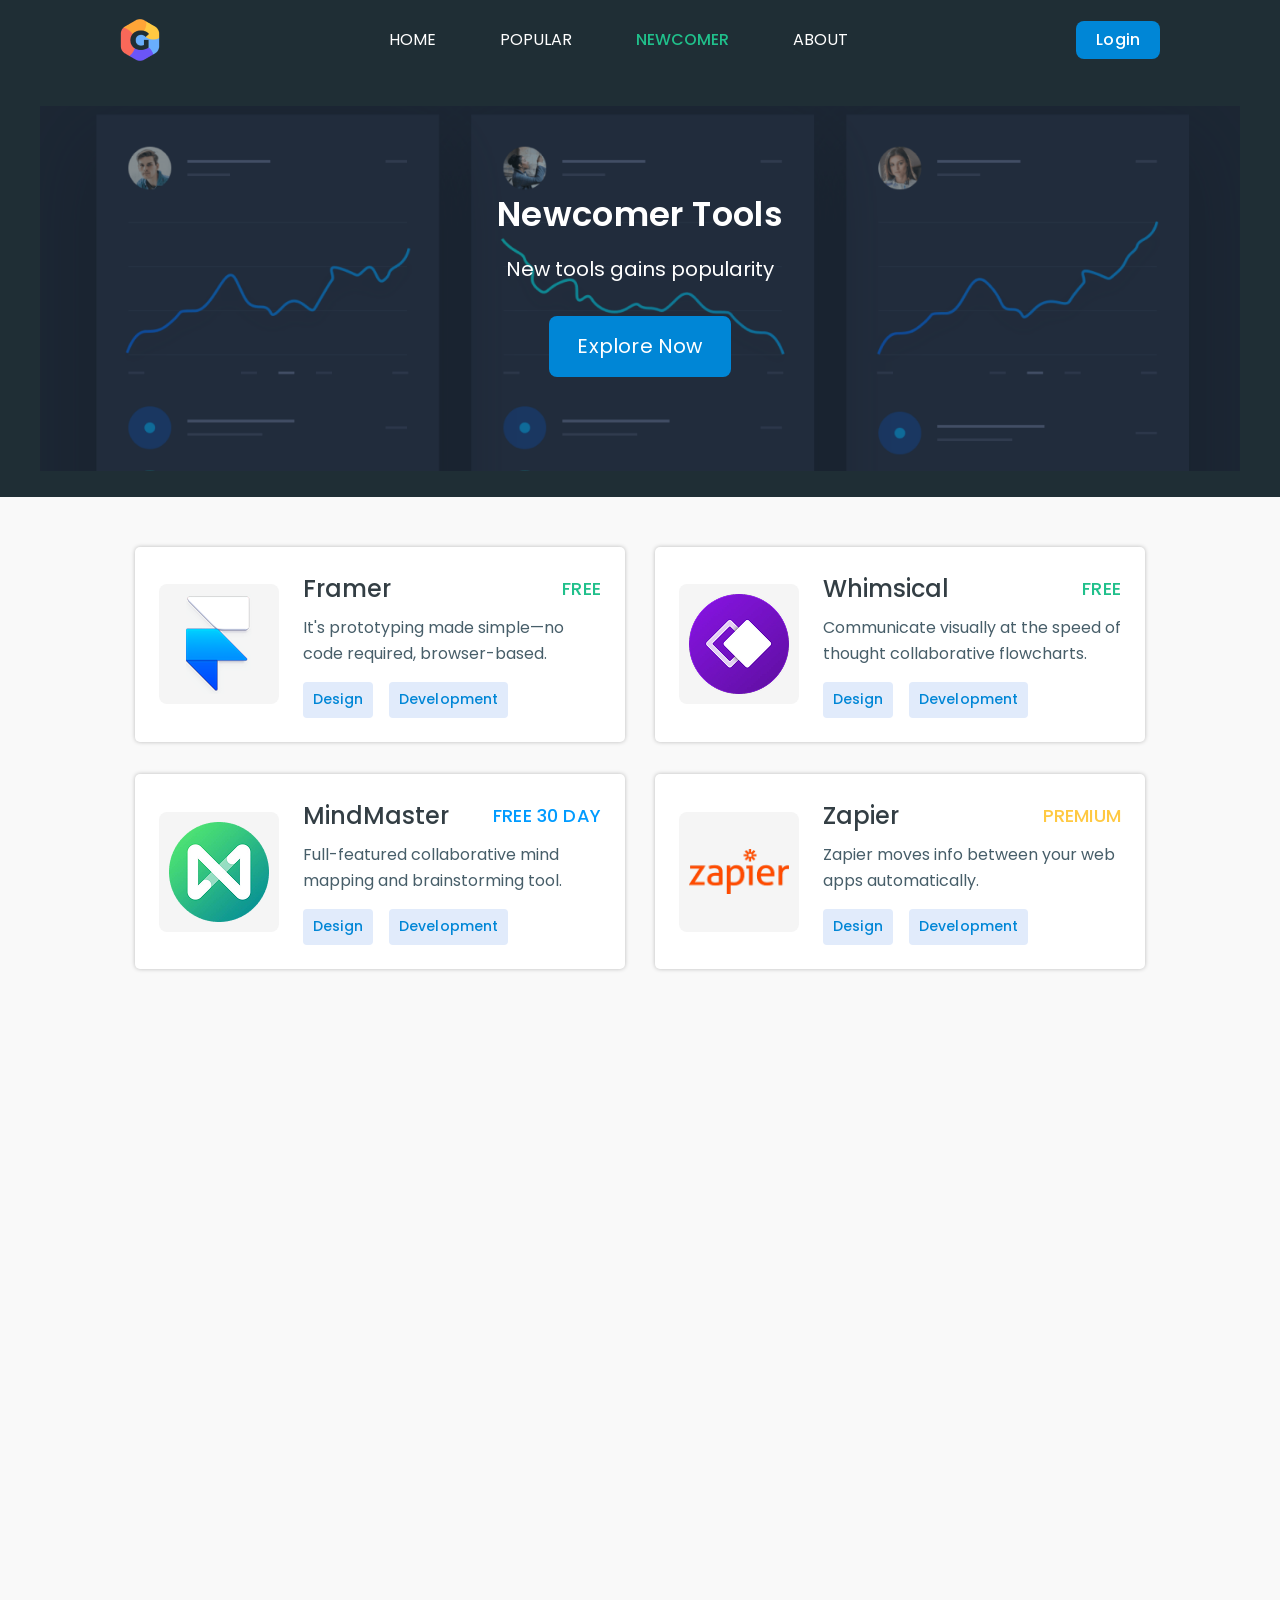
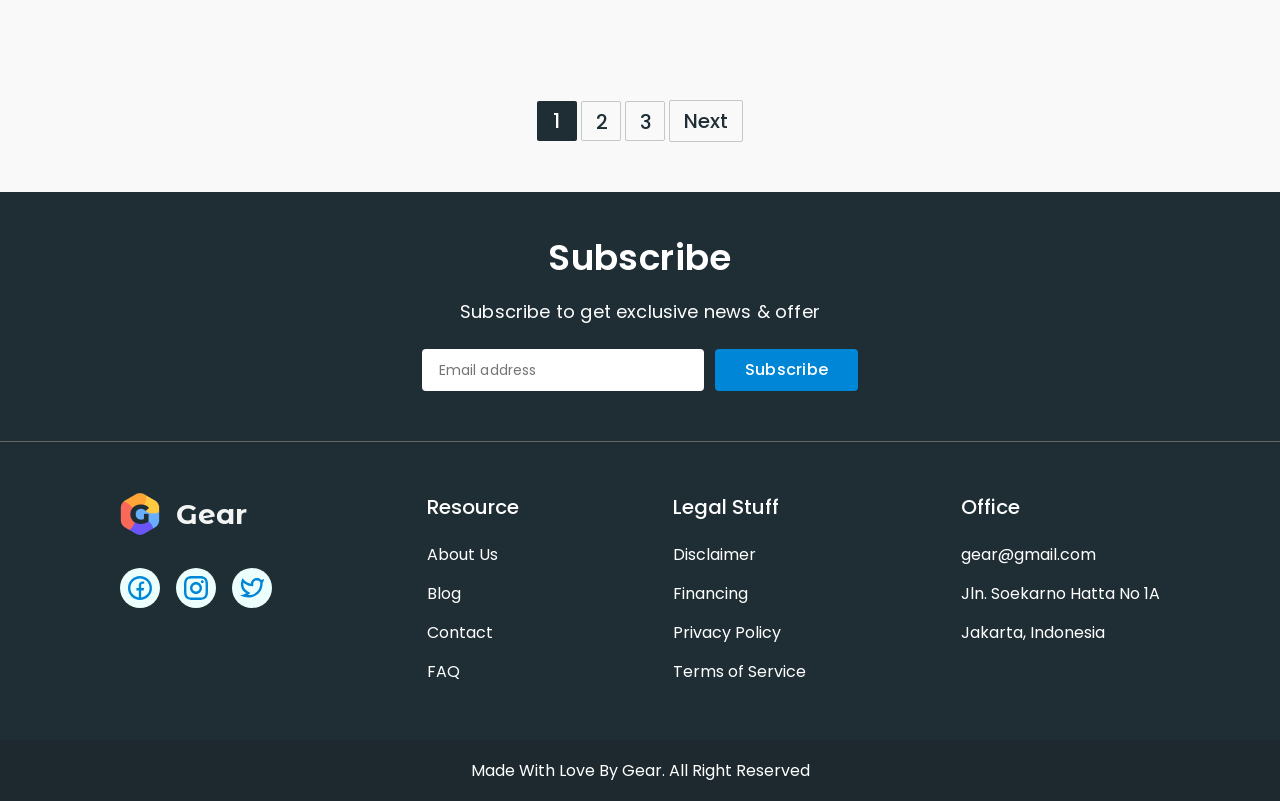
<file: newcomer-tools.html>
<!DOCTYPE html>
<html lang="en">
  <head>
    <meta charset="UTF-8" />
    <meta name="viewport" content="width=device-width, initial-scale=1.0" />

    <!-- Short description -->
    <meta
      name="description"
      content="New and trending tools for designers and developers gaining popularity." />

    <!-- Page address -->
    <link
      rel="canonical"
      href="https://aleksandr-reznichenko.github.io/gear-tools/newcomer-tools.html" />

    <!-- Modern-normalize -->
    <link
      rel="stylesheet"
      href="https://cdnjs.cloudflare.com/ajax/libs/modern-normalize/3.0.1/modern-normalize.min.css"
      integrity="sha512-q6WgHqiHlKyOqslT/lgBgodhd03Wp4BEqKeW6nNtlOY4quzyG3VoQKFrieaCeSnuVseNKRGpGeDU3qPmabCANg=="
      crossorigin="anonymous"
      referrerpolicy="no-referrer" />

    <!-- Fonts -->
    <link rel="preconnect" href="https://fonts.googleapis.com" />
    <link rel="preconnect" href="https://fonts.gstatic.com" crossorigin />
    <link
      href="https://fonts.googleapis.com/css2?family=Montserrat+Alternates:wght@700&family=Poppins:wght@400;500;600&family=Roboto:wght@400&display=swap"
      rel="stylesheet" />

    <!-- Favicon -->
    <link
      rel="icon"
      type="image/png"
      sizes="32x32"
      href="./images/favicon/favicon-32.png" />
    <link
      rel="icon"
      type="image/png"
      sizes="16x16"
      href="./images/favicon/favicon-16.png" />

    <title>Newcomer Tools</title>

    <!-- Custom Style -->
    <link rel="stylesheet" href="./css/main.css" />

    <!-- AOS animate -->
    <link
      href="https://unpkg.com/aos@2.3.1/dist/aos.css"
      rel="stylesheet"
      media="(min-width: 1200px)" />
  </head>
  <body>
    <!-- HEADER -->
    <header class="header">
      <div class="container header__container">
        <!-- logotype -->
        <a class="header__logo link" href="./">
          <img
            src="./images/logo.png"
            srcset="./images/logo@2x.png 2x"
            alt="Gear Tools logo"
            width="40" />
        </a>

        <!-- navigation -->
        <nav class="header__nav" aria-label="Main navigation">
          <ul class="header__list list">
            <li class="header__item">
              <a class="header__link link" href="./index.html">Home</a>
            </li>
            <li class="header__item">
              <a class="header__link link" href="./popular-tools.html">
                Popular
              </a>
            </li>
            <li class="header__item">
              <a class="header__link link" href="./newcomer-tools.html">
                Newcomer
              </a>
            </li>
            <li class="header__item">
              <a class="header__link link" href="./about.html">About</a>
            </li>
          </ul>
        </nav>

        <!-- login -->
        <a class="login-link header__login link" href="#">Login</a>

        <!-- burger menu -->
        <button
          class="header__burger js-open-menu"
          type="button"
          aria-label="Open main navigation"
          aria-controls="mobile-menu"
          aria-expanded="false">
          <svg
            class="header__burger-icon"
            width="25"
            height="21"
            aria-hidden="true">
            <use href="./images/sprite.svg#icon-burger"></use>
          </svg>
        </button>
      </div>
    </header>

    <!-- MAIN CONTENT -->
    <main>
      <!-- Hero section -->
      <section class="hero-newcomer">
        <div
          class="container hero-newcomer__container"
          data-aos="fade-zoom-in"
          data-aos-duration="2000">
          <h1 class="hero-newcomer__title">Newcomer Tools</h1>

          <p class="hero-newcomer__description">New tools gains popularity</p>

          <a class="hero-link hero-newcomer__link link" href="#newcomer">
            Explore now
          </a>
        </div>
      </section>

      <!-- Newcomer Tools section -->
      <section class="section newcomer" id="newcomer">
        <div class="container newcomer__container">
          <!-- list of newcomer tools cards  -->
          <ul class="newcomer__cards list">
            <!-- Framer -->
            <li
              class="newcomer__card"
              data-aos="zoom-in"
              data-aos-duration="1000"
              data-aos-delay="100">
              <a
                class="newcomer__card-link link"
                href="https://www.framer.com/"
                target="_blank"
                rel="noopener noreferrer">
                <!-- brand icon -->
                <div class="newcomer__card-icon">
                  <img
                    class="newcomer__icon"
                    src="./images/newcomer-tools/framer.png"
                    srcset="./images/newcomer-tools/framer@2x.png 2x"
                    width="66"
                    alt="Framer icon" />
                </div>

                <!-- card info -->
                <div class="newcomer__info">
                  <div class="newcomer__info-wrapper">
                    <div class="newcomer__head">
                      <h3 class="subtitle">Framer</h3>
                      <span class="plan plan--free">Free</span>
                    </div>

                    <p class="newcomer__text">
                      It's prototyping made simple—no code required,
                      browser-based.
                    </p>
                  </div>

                  <!-- list tags -->
                  <ul class="newcomer__tags list">
                    <li class="tag">Design</li>
                    <li class="tag">Development</li>
                  </ul>
                </div>
              </a>
            </li>

            <!-- Whimsical -->
            <li
              class="newcomer__card"
              data-aos="zoom-in"
              data-aos-duration="1000"
              data-aos-delay="100">
              <a
                class="newcomer__card-link link"
                href="https://whimsical.com/"
                target="_blank"
                rel="noopener noreferrer">
                <!-- brand icon -->
                <div class="newcomer__card-icon">
                  <img
                    class="newcomer__icon"
                    src="./images/newcomer-tools/whimsical.png"
                    srcset="./images/newcomer-tools/whimsical@2x.png 2x"
                    width="100"
                    alt="Whimsical icon" />
                </div>

                <!-- card info -->
                <div class="newcomer__info">
                  <div class="newcomer__info-wrapper">
                    <div class="newcomer__head">
                      <h3 class="subtitle">Whimsical</h3>
                      <span class="plan plan--free">Free</span>
                    </div>

                    <p class="newcomer__text">
                      Communicate visually at the speed of thought collaborative
                      flowcharts.
                    </p>
                  </div>

                  <!-- list tags -->
                  <ul class="newcomer__tags list">
                    <li class="tag">Design</li>
                    <li class="tag">Development</li>
                  </ul>
                </div>
              </a>
            </li>

            <!-- MindMaster -->
            <li
              class="newcomer__card"
              data-aos="zoom-in"
              data-aos-duration="1000"
              data-aos-delay="300">
              <a
                class="newcomer__card-link link"
                href="https://www.edrawmind.com/"
                target="_blank"
                rel="noopener noreferrer">
                <!-- brand icon -->
                <div class="newcomer__card-icon">
                  <img
                    class="newcomer__icon"
                    src="./images/newcomer-tools/mindmaster.png"
                    srcset="./images/newcomer-tools/mindmaster@2x.png 2x"
                    width="100"
                    alt="MindMaster icon" />
                </div>

                <!-- card info -->
                <div class="newcomer__info">
                  <div class="newcomer__info-wrapper">
                    <div class="newcomer__head">
                      <h3 class="subtitle">MindMaster</h3>
                      <span class="plan plan--trial">FREE 30 DAY</span>
                    </div>

                    <p class="newcomer__text">
                      Full-featured collaborative mind mapping and brainstorming
                      tool.
                    </p>
                  </div>

                  <!-- list tags -->
                  <ul class="newcomer__tags list">
                    <li class="tag">Design</li>
                    <li class="tag">Development</li>
                  </ul>
                </div>
              </a>
            </li>

            <!-- Zapier -->
            <li
              class="newcomer__card"
              data-aos="zoom-in"
              data-aos-duration="1000"
              data-aos-delay="300">
              <a
                class="newcomer__card-link link"
                href="https://zapier.com/"
                target="_blank"
                rel="noopener noreferrer">
                <!-- brand icon -->
                <div class="newcomer__card-icon">
                  <img
                    class="newcomer__icon"
                    src="./images/newcomer-tools/zapier.png"
                    srcset="./images/newcomer-tools/zapier@2x.png 2x"
                    width="104"
                    alt="Zapier icon" />
                </div>

                <!-- card info -->
                <div class="newcomer__info">
                  <div class="newcomer__info-wrapper">
                    <div class="newcomer__head">
                      <h3 class="subtitle">Zapier</h3>
                      <span class="plan plan--premium">PREMIUM</span>
                    </div>

                    <p class="newcomer__text">
                      Zapier moves info between your web apps automatically.
                    </p>
                  </div>

                  <!-- list tags -->
                  <ul class="newcomer__tags list">
                    <li class="tag">Design</li>
                    <li class="tag">Development</li>
                  </ul>
                </div>
              </a>
            </li>

            <!-- Atom -->
            <li
              class="newcomer__card"
              data-aos="zoom-in"
              data-aos-duration="1000"
              data-aos-delay="500">
              <a
                class="newcomer__card-link link"
                href="https://atom-attachments.com/"
                target="_blank"
                rel="noopener noreferrer">
                <!-- brand icon -->
                <div class="newcomer__card-icon">
                  <img
                    class="newcomer__icon"
                    src="./images/newcomer-tools/atom.svg"
                    width="100"
                    alt="Atom icon"
                    loading="lazy" />
                </div>

                <!-- card info -->
                <div class="newcomer__info">
                  <div class="newcomer__info-wrapper">
                    <div class="newcomer__head">
                      <h3 class="subtitle">Atom</h3>
                      <span class="plan plan--free">Free</span>
                    </div>

                    <p class="newcomer__text">
                      Atom is a Full-featured collaborative desktop text editor
                    </p>
                  </div>

                  <!-- list tags -->
                  <ul class="newcomer__tags list">
                    <li class="tag">Design</li>
                    <li class="tag">Development</li>
                  </ul>
                </div>
              </a>
            </li>

            <!-- Marvel -->
            <li
              class="newcomer__card"
              data-aos="zoom-in"
              data-aos-duration="1000"
              data-aos-delay="500">
              <a
                class="newcomer__card-link link"
                href="https://marvelapp.com/"
                target="_blank"
                rel="noopener noreferrer">
                <!-- brand icon -->
                <div class="newcomer__card-icon">
                  <img
                    class="newcomer__icon"
                    src="./images/newcomer-tools/marvel.svg"
                    width="100"
                    alt="Marvel icon" />
                </div>

                <!-- card info -->
                <div class="newcomer__info">
                  <div class="newcomer__info-wrapper">
                    <div class="newcomer__head">
                      <h3 class="subtitle">Marvel</h3>
                      <span class="plan plan--premium">PREMIUM</span>
                    </div>

                    <p class="newcomer__text">
                      Marvel is web design tool that's great for producing quick
                      ideas.
                    </p>
                  </div>

                  <!-- list tags -->
                  <ul class="newcomer__tags list">
                    <li class="tag">Design</li>
                    <li class="tag">Development</li>
                  </ul>
                </div>
              </a>
            </li>

            <!-- ProtoPie -->
            <li
              class="newcomer__card"
              data-aos="zoom-in"
              data-aos-duration="1000"
              data-aos-delay="700">
              <a
                class="newcomer__card-link link"
                href="https://www.protopie.io/"
                target="_blank"
                rel="noopener noreferrer">
                <!-- brand icon -->
                <div class="newcomer__card-icon">
                  <img
                    class="newcomer__icon"
                    src="./images/newcomer-tools/protopie.png"
                    srcset="./images/newcomer-tools/protopie@2x.png 2x"
                    width="101"
                    alt="ProtoPie icon" />
                </div>

                <!-- card info -->
                <div class="newcomer__info">
                  <div class="newcomer__info-wrapper">
                    <div class="newcomer__head">
                      <h3 class="subtitle">ProtoPie</h3>
                      <span class="plan plan--trial">FREE 30 DAY</span>
                    </div>

                    <p class="newcomer__text">
                      ProtoPie allows to create complex interactions design's.
                    </p>
                  </div>

                  <!-- list tags -->
                  <ul class="newcomer__tags list">
                    <li class="tag">Design</li>
                    <li class="tag">Development</li>
                  </ul>
                </div>
              </a>
            </li>

            <!-- Mockflow -->
            <li
              class="newcomer__card"
              data-aos="zoom-in"
              data-aos-duration="1000"
              data-aos-delay="700">
              <a
                class="newcomer__card-link link"
                href="https://mockflow.com/"
                target="_blank"
                rel="noopener noreferrer">
                <!-- brand icon -->
                <div class="newcomer__card-icon">
                  <img
                    class="newcomer__icon"
                    src="./images/newcomer-tools/mockflow.svg"
                    width="100"
                    alt="Mockflow icon" />
                </div>

                <!-- card info -->
                <div class="newcomer__info">
                  <div class="newcomer__info-wrapper">
                    <div class="newcomer__head">
                      <h3 class="subtitle">Mockflow</h3>
                      <span class="plan plan--trial">FREE 30 DAY</span>
                    </div>

                    <p class="newcomer__text">
                      MockFlow is a suite of applications for wireframing and
                      planning websites.
                    </p>
                  </div>

                  <!-- list tags -->
                  <ul class="newcomer__tags list">
                    <li class="tag">Design</li>
                    <li class="tag">Development</li>
                  </ul>
                </div>
              </a>
            </li>

            <!-- Justinmind -->
            <li
              class="newcomer__card"
              data-aos="zoom-in"
              data-aos-duration="1000"
              data-aos-delay="900">
              <a
                class="newcomer__card-link link"
                href="https://www.justinmind.com/"
                target="_blank"
                rel="noopener noreferrer">
                <!-- brand icon -->
                <div class="newcomer__card-icon">
                  <img
                    class="newcomer__icon"
                    src="./images/newcomer-tools/justinmind.png"
                    srcset="./images/newcomer-tools/justinmind@2x.png 2x"
                    width="108"
                    alt="Justinmind icon" />
                </div>

                <!-- card info -->
                <div class="newcomer__info">
                  <div class="newcomer__info-wrapper">
                    <div class="newcomer__head">
                      <h3 class="subtitle">Justinmind</h3>
                      <span class="plan plan--trial">FREE 30 DAY</span>
                    </div>

                    <p class="newcomer__text">
                      Justinmind will help with prototyping, and integrates with
                      other tools.
                    </p>
                  </div>

                  <!-- list tags -->
                  <ul class="newcomer__tags list">
                    <li class="tag">Design</li>
                    <li class="tag">Development</li>
                  </ul>
                </div>
              </a>
            </li>

            <!-- Interplay -->
            <li
              class="newcomer__card"
              data-aos="zoom-in"
              data-aos-duration="1000"
              data-aos-delay="900">
              <a
                class="newcomer__card-link link"
                href="https://interplayapp.com/"
                target="_blank"
                rel="noopener noreferrer">
                <!-- brand icon -->
                <div class="newcomer__card-icon">
                  <img
                    class="newcomer__icon"
                    src="./images/newcomer-tools/interplay.png"
                    srcset="./images/newcomer-tools/interplay@2x.png 2x"
                    width="100"
                    alt="Interplay icon" />
                </div>

                <!-- card info -->
                <div class="newcomer__info">
                  <div class="newcomer__info-wrapper">
                    <div class="newcomer__head">
                      <h3 class="subtitle">Interplay</h3>
                      <span class="plan plan--trial">FREE 30 DAY</span>
                    </div>

                    <p class="newcomer__text">
                      Prototyping system that improves communication and
                      collaboration.
                    </p>
                  </div>

                  <!-- list tags -->
                  <ul class="newcomer__tags list">
                    <li class="tag">Design</li>
                    <li class="tag">Development</li>
                  </ul>
                </div>
              </a>
            </li>
          </ul>

          <!-- pagination -->
          <div class="pagination">
            <ul class="pagination__list list">
              <li class="pagination__page is-active">1</li>
              <li class="pagination__page">2</li>
              <li class="pagination__page">3</li>
            </ul>
            <button class="pagination__next" type="button">Next</button>
          </div>
        </div>
      </section>
    </main>

    <!-- FOOTER -->
    <footer class="footer">
      <!-- Top footer -->
      <div class="container footer__top">
        <h2 class="title footer__title">Subscribe</h2>

        <p class="footer__description">
          Subscribe to get exclusive news & offer
        </p>

        <!-- subscribe -->
        <form class="footer__form">
          <label class="footer__label">
            <input
              class="footer__input"
              type="email"
              name="email"
              placeholder="Email address"
              autocomplete="off"
              maxlength="30"
              required />
          </label>

          <button class="footer__form-btn" type="submit">Subscribe</button>
        </form>
      </div>

      <div class="footer__divider" aria-hidden="true"></div>

      <!-- Middle footer -->
      <div class="container footer__middle">
        <!-- logo / social -->
        <div class="footer__brand">
          <!-- logotype -->
          <a class="footer__logo link" href="./">
            <img
              src="./images/logo.png"
              srcset="./images/logo@2x.png 2x"
              alt="Gear Tools logo"
              width="40"
              loading="lazy" />
            Gear
          </a>

          <!-- social list -->
          <ul class="footer__social-list list">
            <!-- facebook -->
            <li class="footer__social-item">
              <a
                class="footer__social-link link"
                href="https://www.facebook.com/"
                target="_blank"
                rel="noopener noreferrer">
                <svg
                  class="footer__social-icon"
                  width="24"
                  height="24"
                  aria-label="Facebook icon">
                  <use href="./images/sprite.svg#icon-facebook"></use>
                </svg>
              </a>
            </li>
            <!-- instagram -->
            <li class="footer__social-item">
              <a
                class="footer__social-link link"
                href="https://www.instagram.com/"
                target="_blank"
                rel="noopener noreferrer">
                <svg
                  class="footer__social-icon"
                  width="24"
                  height="24"
                  aria-label="Instagram icon">
                  <use href="./images/sprite.svg#icon-instagram"></use>
                </svg>
              </a>
            </li>
            <!-- twitter -->
            <li class="footer__social-item">
              <a
                class="footer__social-link link"
                href="https://x.com/"
                target="_blank"
                rel="noopener noreferrer">
                <svg
                  class="footer__social-icon"
                  width="24"
                  height="20"
                  aria-label="Twitter icon">
                  <use href="./images/sprite.svg#icon-twitter"></use>
                </svg>
              </a>
            </li>
          </ul>
        </div>

        <!-- resources -->
        <div class="footer__resources">
          <h3 class="subtitle footer__subtitle">Resource</h3>

          <!-- list link -->
          <ul class="footer__resources-list list">
            <li class="footer__resources-item">
              <a class="footer__resources-link link" href="#">About Us</a>
            </li>
            <li class="footer__resources-item">
              <a class="footer__resources-link link" href="#">Blog</a>
            </li>
            <li class="footer__resources-item">
              <a class="footer__resources-link link" href="#">Contact</a>
            </li>
            <li class="footer__resources-item">
              <a class="footer__resources-link link" href="#">FAQ</a>
            </li>
          </ul>
        </div>

        <!-- legal -->
        <div class="footer__legal">
          <h3 class="subtitle footer__subtitle">Legal Stuff</h3>

          <!-- list link -->
          <ul class="footer__legal-list list">
            <li class="footer__legal-item">
              <a class="footer__legal-link link" href="#">Disclaimer</a>
            </li>
            <li class="footer__legal-item">
              <a class="footer__legal-link link" href="#">Financing</a>
            </li>
            <li class="footer__legal-item">
              <a class="footer__legal-link link" href="#">Privacy Policy</a>
            </li>
            <li class="footer__legal-item">
              <a class="footer__legal-link link" href="#">Terms of Service</a>
            </li>
          </ul>
        </div>

        <!-- office -->
        <div class="footer__office">
          <h3 class="subtitle footer__subtitle">Office</h3>

          <address class="footer__address">
            <a class="footer__address-link link" href="mailto:gear@gmail.com">
              gear@gmail.com
            </a>
            <p class="footer__address-text">Jln. Soekarno Hatta No 1A</p>
            <p class="footer__address-text">Jakarta, Indonesia</p>
          </address>
        </div>
      </div>

      <!-- Bottom footer -->
      <div class="footer__bottom">
        <p class="footer__copyright">
          Made with love by Gear. All right reserved
        </p>
      </div>
    </footer>

    <!-- MOBILE MENU -->
    <div class="menu js-menu-container" id="mobile-menu">
      <div class="container menu__container">
        <!-- header menu -->
        <div class="menu__header">
          <!-- logotype -->
          <a class="menu__logo link" href="./index.html">
            <img
              src="./images/logo.png"
              srcset="./images/logo@2x.png 2x"
              alt="Gear Tools logo"
              width="40" />
          </a>

          <!-- close button -->
          <button
            class="menu__close js-close-menu"
            type="button"
            aria-label="Close main navigation">
            <svg class="menu__close-icon" width="20" height="20">
              <use href="./images/sprite.svg#icon-close"></use>
            </svg>
          </button>
        </div>

        <!-- main content -->
        <div class="menu__main">
          <!-- navigation -->
          <nav class="menu__nav" aria-label="Main navigation">
            <ul class="menu__list list">
              <li class="menu__item">
                <a class="menu__link link" href="./index.html">Home</a>
              </li>
              <li class="menu__item">
                <a class="menu__link link" href="./popular-tools.html">
                  Popular
                </a>
              </li>
              <li class="menu__item">
                <a class="menu__link link" href="./newcomer-tools.html">
                  Newcomer
                </a>
              </li>
              <li class="menu__item">
                <a class="menu__link link" href="./about.html">About</a>
              </li>
            </ul>
          </nav>
          <!-- login -->
          <a class="login-link menu__login link" href="#">Login</a>
        </div>
      </div>
    </div>

    <!-- Back to top button -->
    <button class="back-to-top" aria-label="Back to top" type="button">
      <svg class="back-to-top__icon" width="48" height="48" aria-hidden="true">
        <use href="./images/sprite.svg#icon-up-arrow-btn"></use>
      </svg>
    </button>

    <script src="./js/mobile-menu.js" defer></script>
    <script src="./js/current-page.js" defer></script>
    <script src="./js/scroll-page.js" defer></script>
    <script src="./js/back-to-top.js" defer></script>

    <!-- AOS animate - loaded only on desktop (>= 1200px) -->
    <script>
      if (window.matchMedia('(min-width: 1200px)').matches) {
        const aosScript = document.createElement('script');
        aosScript.src = 'https://unpkg.com/aos@2.3.1/dist/aos.js';
        aosScript.defer = true;
        aosScript.onload = () => {
          AOS.init({
            disable: () => window.innerWidth < 1200,
          });
        };
        document.head.appendChild(aosScript);
      }
    </script>
  </body>
</html>
</file>
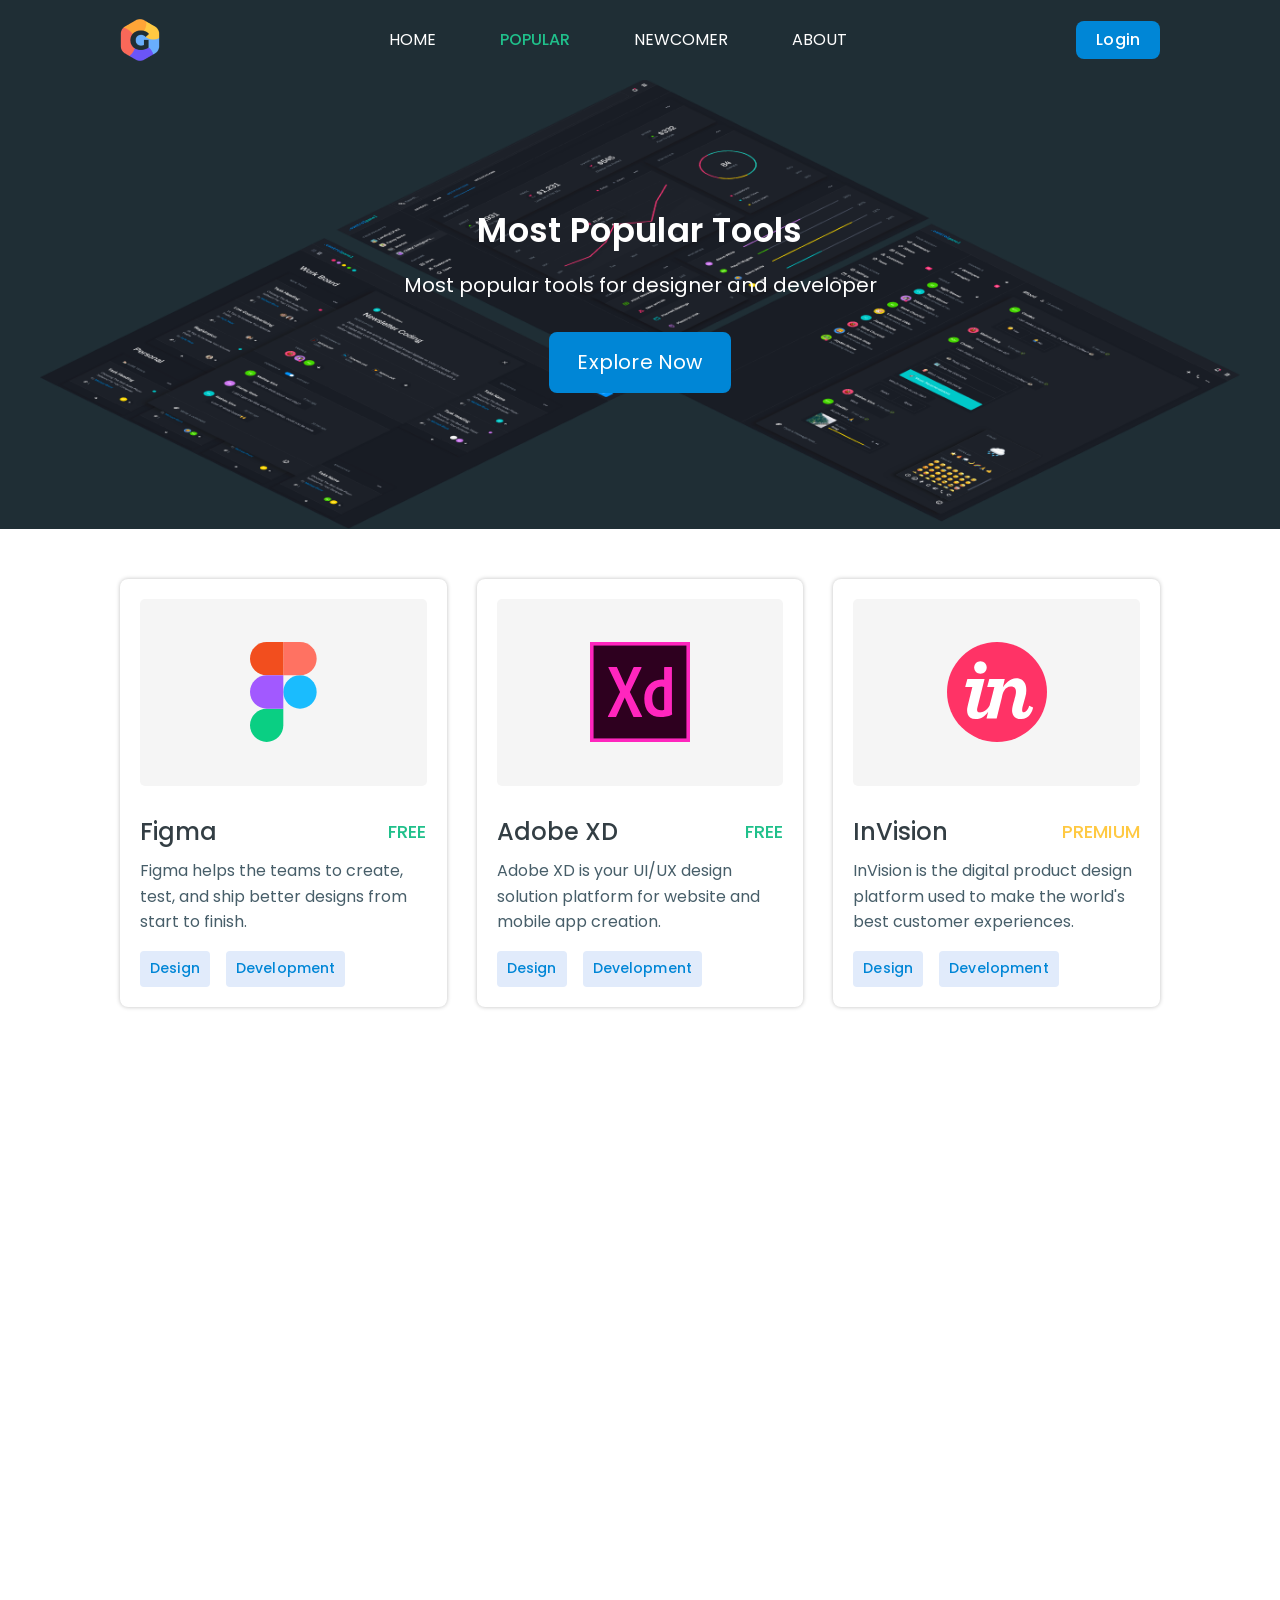
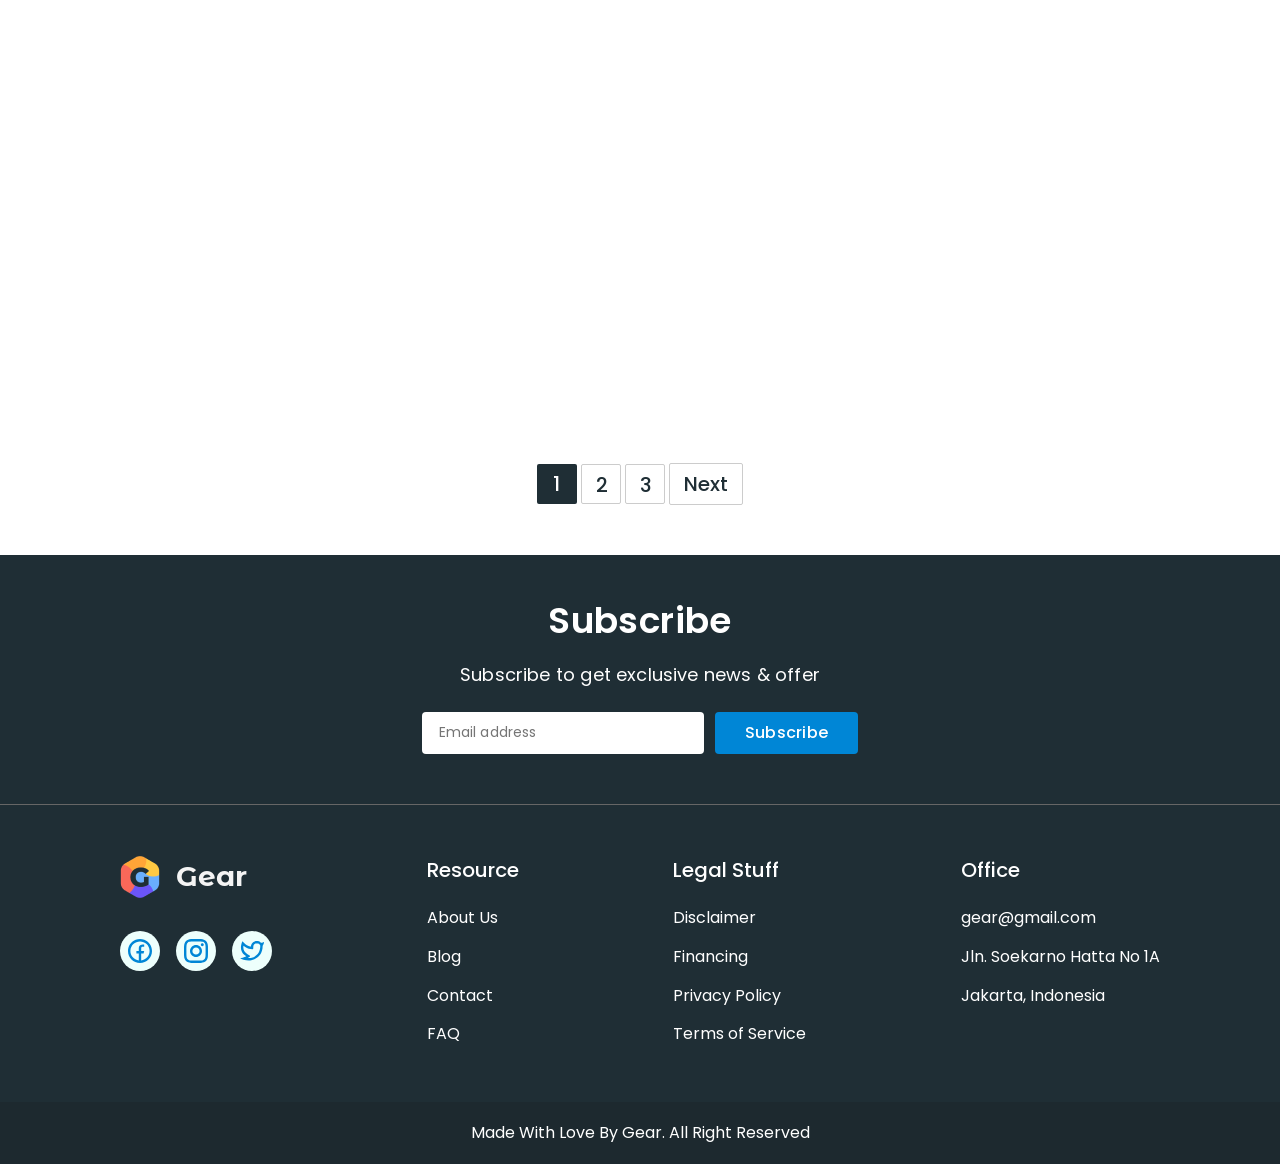
<file: popular-tools.html>
<!DOCTYPE html>
<html lang="en">
  <head>
    <meta charset="UTF-8" />
    <meta name="viewport" content="width=device-width, initial-scale=1.0" />

    <!-- Short description -->
    <meta
      name="description"
      content="Most popular design and development tools with brief overviews and links." />

    <!-- Page address -->
    <link
      rel="canonical"
      href="https://aleksandr-reznichenko.github.io/gear-tools/popular-tools.html" />

    <!-- Modern-normalize -->
    <link
      rel="stylesheet"
      href="https://cdnjs.cloudflare.com/ajax/libs/modern-normalize/3.0.1/modern-normalize.min.css"
      integrity="sha512-q6WgHqiHlKyOqslT/lgBgodhd03Wp4BEqKeW6nNtlOY4quzyG3VoQKFrieaCeSnuVseNKRGpGeDU3qPmabCANg=="
      crossorigin="anonymous"
      referrerpolicy="no-referrer" />

    <!-- Fonts -->
    <link rel="preconnect" href="https://fonts.googleapis.com" />
    <link rel="preconnect" href="https://fonts.gstatic.com" crossorigin />
    <link
      href="https://fonts.googleapis.com/css2?family=Montserrat+Alternates:wght@700&family=Poppins:wght@400;500;600&family=Roboto:wght@400&display=swap"
      rel="stylesheet" />

    <!-- Favicon -->
    <link
      rel="icon"
      type="image/png"
      sizes="32x32"
      href="./images/favicon/favicon-32.png" />
    <link
      rel="icon"
      type="image/png"
      sizes="16x16"
      href="./images/favicon/favicon-16.png" />

    <title>Most Popular Tools</title>

    <!-- Custom Style -->
    <link rel="stylesheet" href="./css/main.css" />

    <!-- AOS animate -->
    <link
      href="https://unpkg.com/aos@2.3.1/dist/aos.css"
      rel="stylesheet"
      media="(min-width: 1200px)" />
  </head>
  <body>
    <!-- HEADER -->
    <header class="header">
      <div class="container header__container">
        <!-- logotype -->
        <a class="header__logo link" href="./">
          <img
            src="./images/logo.png"
            srcset="./images/logo@2x.png 2x"
            alt="Gear Tools logo"
            width="40" />
        </a>

        <!-- navigation -->
        <nav class="header__nav" aria-label="Main navigation">
          <ul class="header__list list">
            <li class="header__item">
              <a class="header__link link" href="./index.html">Home</a>
            </li>
            <li class="header__item">
              <a class="header__link link" href="./popular-tools.html">
                Popular
              </a>
            </li>
            <li class="header__item">
              <a class="header__link link" href="./newcomer-tools.html">
                Newcomer
              </a>
            </li>
            <li class="header__item">
              <a class="header__link link" href="./about.html">About</a>
            </li>
          </ul>
        </nav>

        <!-- login -->
        <a class="login-link header__login link" href="#">Login</a>

        <!-- burger menu -->
        <button
          class="header__burger js-open-menu"
          type="button"
          aria-label="Open main navigation"
          aria-controls="mobile-menu"
          aria-expanded="false">
          <svg
            class="header__burger-icon"
            width="25"
            height="21"
            aria-hidden="true">
            <use href="./images/sprite.svg#icon-burger"></use>
          </svg>
        </button>
      </div>
    </header>

    <!-- MAIN CONTENT -->
    <main>
      <!-- Hero section -->
      <section class="hero-popular">
        <div
          class="container hero-popular__container"
          data-aos="fade-zoom-in"
          data-aos-duration="2000">
          <h1 class="hero-popular__title">Most Popular Tools</h1>

          <p class="hero-popular__description">
            Most popular tools for designer and developer
          </p>

          <a class="hero-link hero-popular__link link" href="#popular">
            Explore now
          </a>
        </div>
      </section>

      <!-- Popular Tools section -->
      <section class="section popular" id="popular">
        <div class="container popular__container">
          <!-- list of popular tools cards  -->
          <ul class="popular__cards list">
            <!-- Figma -->
            <li
              class="popular__card"
              data-aos="zoom-in"
              data-aos-duration="1000"
              data-aos-delay="100">
              <a
                class="popular__card-link link"
                href="https://www.figma.com/"
                target="_blank"
                rel="noopener noreferrer">
                <!-- brand icon -->
                <div class="popular__card-icon">
                  <img
                    class="popular__icon"
                    src="./images/popular-tools/figma.svg"
                    width="67"
                    alt="Figma icon" />
                </div>

                <!-- card info -->
                <div class="popular__info">
                  <div class="popular__info-wrapper">
                    <div class="popular__head">
                      <h3 class="subtitle">Figma</h3>
                      <span class="plan plan--free">Free</span>
                    </div>

                    <p class="popular__text">
                      Figma helps the teams to create, test, and ship better
                      designs from start to finish.
                    </p>
                  </div>

                  <!-- list tags -->
                  <ul class="popular__tags list">
                    <li class="tag">Design</li>
                    <li class="tag">Development</li>
                  </ul>
                </div>
              </a>
            </li>

            <!-- Adobe XD -->
            <li
              class="popular__card"
              data-aos="zoom-in"
              data-aos-duration="1000"
              data-aos-delay="200">
              <a
                class="popular__card-link link"
                href="https://www.adobe.com/products/xd.html"
                target="_blank"
                rel="noopener noreferrer">
                <!-- brand icon -->
                <div class="popular__card-icon">
                  <img
                    class="popular__icon"
                    src="./images/popular-tools/adobe-xd.svg"
                    width="100"
                    alt="Adobe XD icon" />
                </div>

                <!-- card info -->
                <div class="popular__info">
                  <div class="popular__info-wrapper">
                    <div class="popular__head">
                      <h3 class="subtitle">Adobe XD</h3>
                      <span class="plan plan--free">Free</span>
                    </div>

                    <p class="popular__text">
                      Adobe XD is your UI/UX design solution platform for
                      website and mobile app creation.
                    </p>
                  </div>

                  <!-- list tags -->
                  <ul class="popular__tags list">
                    <li class="tag">Design</li>
                    <li class="tag">Development</li>
                  </ul>
                </div>
              </a>
            </li>

            <!-- InVision -->
            <li
              class="popular__card"
              data-aos="zoom-in"
              data-aos-duration="1000"
              data-aos-delay="300">
              <a
                class="popular__card-link link"
                href="https://www.invisionapp.com/"
                target="_blank"
                rel="noopener noreferrer">
                <!-- brand icon -->
                <div class="popular__card-icon">
                  <img
                    class="popular__icon"
                    src="./images/popular-tools/invision.svg"
                    width="100"
                    alt="InVision icon" />
                </div>

                <!-- card info -->
                <div class="popular__info">
                  <div class="popular__info-wrapper">
                    <div class="popular__head">
                      <h3 class="subtitle">InVision</h3>
                      <span class="plan plan--premium">Premium</span>
                    </div>

                    <p class="popular__text">
                      InVision is the digital product design platform used to
                      make the world's best customer experiences.
                    </p>
                  </div>

                  <!-- list tags -->
                  <ul class="popular__tags list">
                    <li class="tag">Design</li>
                    <li class="tag">Development</li>
                  </ul>
                </div>
              </a>
            </li>

            <!-- Github -->
            <li
              class="popular__card"
              data-aos="zoom-in"
              data-aos-duration="1000"
              data-aos-delay="100">
              <a
                class="popular__card-link link"
                href="https://github.com/"
                target="_blank"
                rel="noopener noreferrer">
                <!-- brand icon -->
                <div class="popular__card-icon">
                  <img
                    class="popular__icon"
                    src="./images/popular-tools/github.png"
                    srcset="./images/popular-tools/github@2x.png 2x"
                    width="100"
                    alt="Github icon" />
                </div>

                <!-- card info -->
                <div class="popular__info">
                  <div class="popular__info-wrapper">
                    <div class="popular__head">
                      <h3 class="subtitle">Github</h3>
                      <span class="plan plan--free">Free</span>
                    </div>

                    <p class="popular__text">
                      What is GitHub? GitHub is a code hosting platform for
                      version control and collaboration.
                    </p>
                  </div>

                  <!-- list tags -->
                  <ul class="popular__tags list">
                    <li class="tag">Design</li>
                    <li class="tag">Development</li>
                  </ul>
                </div>
              </a>
            </li>

            <!-- VS Code -->
            <li
              class="popular__card"
              data-aos="zoom-in"
              data-aos-duration="1000"
              data-aos-delay="200">
              <a
                class="popular__card-link link"
                href="https://code.visualstudio.com/"
                target="_blank"
                rel="noopener noreferrer">
                <!-- brand icon -->
                <div class="popular__card-icon">
                  <img
                    class="popular__icon"
                    src="./images/popular-tools/vs-code.svg"
                    width="100"
                    alt="VS Code icon" />
                </div>

                <!-- card info -->
                <div class="popular__info">
                  <div class="popular__info-wrapper">
                    <div class="popular__head">
                      <h3 class="subtitle">VS Code</h3>
                      <span class="plan plan--free">Free</span>
                    </div>

                    <p class="popular__text">
                      Code editor redefined and optimized for building and
                      debugging modern web and cloud applications.
                    </p>
                  </div>

                  <!-- list tags -->
                  <ul class="popular__tags list">
                    <li class="tag">Design</li>
                    <li class="tag">Development</li>
                  </ul>
                </div>
              </a>
            </li>

            <!-- Sketch -->
            <li
              class="popular__card"
              data-aos="zoom-in"
              data-aos-duration="1000"
              data-aos-delay="300">
              <a
                class="popular__card-link link"
                href="https://www.sketch.com/"
                target="_blank"
                rel="noopener noreferrer">
                <!-- brand icon -->
                <div class="popular__card-icon">
                  <img
                    class="popular__icon"
                    src="./images/popular-tools/sketch.svg"
                    width="100"
                    alt="Sketch icon" />
                </div>

                <!-- card info -->
                <div class="popular__info">
                  <div class="popular__info-wrapper">
                    <div class="popular__head">
                      <h3 class="subtitle">Sketch</h3>
                      <span class="plan plan--premium">Premium</span>
                    </div>

                    <p class="popular__text">
                      Sketch is a design toolkit built to help you create your
                      best work - from your earliest ideas, through to final
                      artwork.
                    </p>
                  </div>

                  <!-- list tags -->
                  <ul class="popular__tags list">
                    <li class="tag">Design</li>
                    <li class="tag">Development</li>
                  </ul>
                </div>
              </a>
            </li>

            <!-- PyCharm -->
            <li
              class="popular__card"
              data-aos="zoom-in"
              data-aos-duration="1000"
              data-aos-delay="100">
              <a
                class="popular__card-link link"
                href="https://www.jetbrains.com/pycharm/"
                target="_blank"
                rel="noopener noreferrer">
                <!-- brand icon -->
                <div class="popular__card-icon">
                  <img
                    class="popular__icon"
                    src="./images/popular-tools/pycharm.svg"
                    width="100"
                    alt="PyCharm icon"
                    loading="lazy" />
                </div>

                <!-- card info -->
                <div class="popular__info">
                  <div class="popular__info-wrapper">
                    <div class="popular__head">
                      <h3 class="subtitle">PyCharm</h3>
                      <span class="plan plan--free">Free</span>
                    </div>

                    <p class="popular__text">
                      Intelligent Python Assistance. PyCharm provides smart code
                      completion, code inspections, on-the-fly error.
                    </p>
                  </div>

                  <!-- list tags -->
                  <ul class="popular__tags list">
                    <li class="tag">Design</li>
                    <li class="tag">Development</li>
                  </ul>
                </div>
              </a>
            </li>

            <!-- Maze -->
            <li
              class="popular__card"
              data-aos="zoom-in"
              data-aos-duration="1000"
              data-aos-delay="200">
              <a
                class="popular__card-link link"
                href="https://maze.co/"
                target="_blank"
                rel="noopener noreferrer">
                <!-- brand icon -->
                <div class="popular__card-icon">
                  <img
                    class="popular__icon"
                    src="./images/popular-tools/maze.png"
                    srcset="./images/popular-tools/maze@2x.png 2x"
                    width="100"
                    alt="Maze icon"
                    loading="lazy" />
                </div>

                <!-- card info -->
                <div class="popular__info">
                  <div class="popular__info-wrapper">
                    <div class="popular__head">
                      <h3 class="subtitle">Maze</h3>
                      <span class="plan plan--free">Free</span>
                    </div>

                    <p class="popular__text">
                      Maze makes it easy to gather user insights by integrating
                      into existing design and prototyping workflow.
                    </p>
                  </div>

                  <!-- list tags -->
                  <ul class="popular__tags list">
                    <li class="tag">Design</li>
                    <li class="tag">Development</li>
                  </ul>
                </div>
              </a>
            </li>

            <!-- Webflow -->
            <li
              class="popular__card"
              data-aos="zoom-in"
              data-aos-duration="1000"
              data-aos-delay="300">
              <a
                class="popular__card-link link"
                href="https://webflow.com/"
                target="_blank"
                rel="noopener noreferrer">
                <!-- brand icon -->
                <div class="popular__card-icon">
                  <img
                    class="popular__icon"
                    src="./images/popular-tools/webflow.png"
                    srcset="./images/popular-tools/webflow@2x.png 2x"
                    width="100"
                    alt="Webflow icon"
                    loading="lazy" />
                </div>

                <!-- card info -->
                <div class="popular__info">
                  <div class="popular__info-wrapper">
                    <div class="popular__head">
                      <h3 class="subtitle">Webflow</h3>
                      <span class="plan plan--trial">Free 30 day</span>
                    </div>

                    <p class="popular__text">
                      Build responsive websites in your browser, then launch
                      with a hosting or export your code.
                    </p>
                  </div>

                  <!-- list tags -->
                  <ul class="popular__tags list">
                    <li class="tag">Design</li>
                    <li class="tag">Development</li>
                  </ul>
                </div>
              </a>
            </li>

            <!-- Slack -->
            <li class="popular__card popular__card--extra">
              <a
                class="popular__card-link link"
                href="https://slack.com/"
                target="_blank"
                rel="noopener noreferrer">
                <div class="popular__card-icon">
                  <img
                    class="popular__icon"
                    src="./images/popular-tools/slack.svg"
                    width="80"
                    alt="Slack icon" />
                </div>
                <div class="popular__info">
                  <div class="popular__info-wrapper">
                    <div class="popular__head">
                      <h3 class="subtitle">Slack</h3>
                      <span class="plan plan--free">Free</span>
                    </div>
                    <p class="popular__text">
                      Slack brings communication together in one place for
                      teams.
                    </p>
                  </div>
                  <ul class="popular__tags list">
                    <li class="tag">Communication</li>
                    <li class="tag">Teamwork</li>
                  </ul>
                </div>
              </a>
            </li>
          </ul>

          <!-- pagination -->
          <div class="pagination">
            <ul class="pagination__list list">
              <li class="pagination__page is-active">1</li>
              <li class="pagination__page">2</li>
              <li class="pagination__page">3</li>
            </ul>
            <button class="pagination__next" type="button">Next</button>
          </div>
        </div>
      </section>
    </main>

    <!-- FOOTER -->
    <footer class="footer">
      <!-- Top footer -->
      <div class="container footer__top">
        <h2 class="title footer__title">Subscribe</h2>

        <p class="footer__description">
          Subscribe to get exclusive news & offer
        </p>

        <!-- subscribe -->
        <form class="footer__form">
          <label class="footer__label">
            <input
              class="footer__input"
              type="email"
              name="email"
              placeholder="Email address"
              autocomplete="off"
              maxlength="30"
              required />
          </label>

          <button class="footer__form-btn" type="submit">Subscribe</button>
        </form>
      </div>

      <div class="footer__divider" aria-hidden="true"></div>

      <!-- Middle footer -->
      <div class="container footer__middle">
        <!-- logo / social -->
        <div class="footer__brand">
          <!-- logotype -->
          <a class="footer__logo link" href="./">
            <img
              src="./images/logo.png"
              srcset="./images/logo@2x.png 2x"
              alt="Gear Tools logo"
              width="40"
              loading="lazy" />
            Gear
          </a>

          <!-- social list -->
          <ul class="footer__social-list list">
            <!-- facebook -->
            <li class="footer__social-item">
              <a
                class="footer__social-link link"
                href="https://www.facebook.com/"
                target="_blank"
                rel="noopener noreferrer">
                <svg
                  class="footer__social-icon"
                  width="24"
                  height="24"
                  aria-label="Facebook icon">
                  <use href="./images/sprite.svg#icon-facebook"></use>
                </svg>
              </a>
            </li>
            <!-- instagram -->
            <li class="footer__social-item">
              <a
                class="footer__social-link link"
                href="https://www.instagram.com/"
                target="_blank"
                rel="noopener noreferrer">
                <svg
                  class="footer__social-icon"
                  width="24"
                  height="24"
                  aria-label="Instagram icon">
                  <use href="./images/sprite.svg#icon-instagram"></use>
                </svg>
              </a>
            </li>
            <!-- twitter -->
            <li class="footer__social-item">
              <a
                class="footer__social-link link"
                href="https://x.com/"
                target="_blank"
                rel="noopener noreferrer">
                <svg
                  class="footer__social-icon"
                  width="24"
                  height="20"
                  aria-label="Twitter icon">
                  <use href="./images/sprite.svg#icon-twitter"></use>
                </svg>
              </a>
            </li>
          </ul>
        </div>

        <!-- resources -->
        <div class="footer__resources">
          <h3 class="subtitle footer__subtitle">Resource</h3>

          <!-- list link -->
          <ul class="footer__resources-list list">
            <li class="footer__resources-item">
              <a class="footer__resources-link link" href="#">About Us</a>
            </li>
            <li class="footer__resources-item">
              <a class="footer__resources-link link" href="#">Blog</a>
            </li>
            <li class="footer__resources-item">
              <a class="footer__resources-link link" href="#">Contact</a>
            </li>
            <li class="footer__resources-item">
              <a class="footer__resources-link link" href="#">FAQ</a>
            </li>
          </ul>
        </div>

        <!-- legal -->
        <div class="footer__legal">
          <h3 class="subtitle footer__subtitle">Legal Stuff</h3>

          <!-- list link -->
          <ul class="footer__legal-list list">
            <li class="footer__legal-item">
              <a class="footer__legal-link link" href="#">Disclaimer</a>
            </li>
            <li class="footer__legal-item">
              <a class="footer__legal-link link" href="#">Financing</a>
            </li>
            <li class="footer__legal-item">
              <a class="footer__legal-link link" href="#">Privacy Policy</a>
            </li>
            <li class="footer__legal-item">
              <a class="footer__legal-link link" href="#">Terms of Service</a>
            </li>
          </ul>
        </div>

        <!-- office -->
        <div class="footer__office">
          <h3 class="subtitle footer__subtitle">Office</h3>

          <address class="footer__address">
            <a class="footer__address-link link" href="mailto:gear@gmail.com">
              gear@gmail.com
            </a>
            <p class="footer__address-text">Jln. Soekarno Hatta No 1A</p>
            <p class="footer__address-text">Jakarta, Indonesia</p>
          </address>
        </div>
      </div>

      <!-- Bottom footer -->
      <div class="footer__bottom">
        <p class="footer__copyright">
          Made with love by Gear. All right reserved
        </p>
      </div>
    </footer>

    <!-- MOBILE MENU -->
    <div class="menu js-menu-container" id="mobile-menu">
      <div class="container menu__container">
        <!-- header menu -->
        <div class="menu__header">
          <!-- logotype -->
          <a class="menu__logo link" href="./index.html">
            <img
              src="./images/logo.png"
              srcset="./images/logo@2x.png 2x"
              alt="Gear Tools logo"
              width="40" />
          </a>

          <!-- close button -->
          <button
            class="menu__close js-close-menu"
            type="button"
            aria-label="Close main navigation">
            <svg class="menu__close-icon" width="20" height="20">
              <use href="./images/sprite.svg#icon-close"></use>
            </svg>
          </button>
        </div>

        <!-- main content -->
        <div class="menu__main">
          <!-- navigation -->
          <nav class="menu__nav" aria-label="Main navigation">
            <ul class="menu__list list">
              <li class="menu__item">
                <a class="menu__link link" href="./index.html">Home</a>
              </li>
              <li class="menu__item">
                <a class="menu__link link" href="./popular-tools.html">
                  Popular
                </a>
              </li>
              <li class="menu__item">
                <a class="menu__link link" href="./newcomer-tools.html">
                  Newcomer
                </a>
              </li>
              <li class="menu__item">
                <a class="menu__link link" href="./about.html">About</a>
              </li>
            </ul>
          </nav>
          <!-- login -->
          <a class="login-link menu__login link" href="#">Login</a>
        </div>
      </div>
    </div>

    <!-- Back to top button -->
    <button class="back-to-top" aria-label="Back to top" type="button">
      <svg class="back-to-top__icon" width="48" height="48" aria-hidden="true">
        <use href="./images/sprite.svg#icon-up-arrow-btn"></use>
      </svg>
    </button>

    <script src="./js/mobile-menu.js" defer></script>
    <script src="./js/current-page.js" defer></script>
    <script src="./js/scroll-page.js" defer></script>
    <script src="./js/back-to-top.js" defer></script>

    <!-- AOS animate - loaded only on desktop (>= 1200px) -->
    <script>
      if (window.matchMedia('(min-width: 1200px)').matches) {
        const aosScript = document.createElement('script');
        aosScript.src = 'https://unpkg.com/aos@2.3.1/dist/aos.js';
        aosScript.defer = true;
        aosScript.onload = () => {
          AOS.init({
            disable: () => window.innerWidth < 1200,
          });
        };
        document.head.appendChild(aosScript);
      }
    </script>
  </body>
</html>
</file>
<file: css/main.css>
/* ======= base ======= */
@import './base/variables.css';
@import './base/global.css';
@import './base/container.css';
@import './base/section.css';
@import './base/visually-hidden.css';

/* ======= layout ======= */
@import './layout/header.css';
@import './layout/hero.css';
@import './layout/tools-stats.css';
@import './layout/popular-tools.css';
@import './layout/newcomer-tools.css';
@import './layout/trusted-brands.css';
@import './layout/testimonials.css';
@import './layout/footer.css';
@import './layout/mobile-menu.css';

/* ======= components ======= */
@import './components/links.css';
@import './components/current-page.css';
@import './components/gray-circle.css';
@import './components/tag.css';
@import './components/plan.css';
@import './components/pagination.css';
@import './components/back-to-top.css';

/* ======= pages ======= */
@import './pages/popular-page/hero.css';
@import './pages/newcomer-page/hero.css';
@import './pages/about-page/hero.css';
@import './pages/about-page/team-culture.css';
@import './pages/about-page/team-members.css';
</file>
